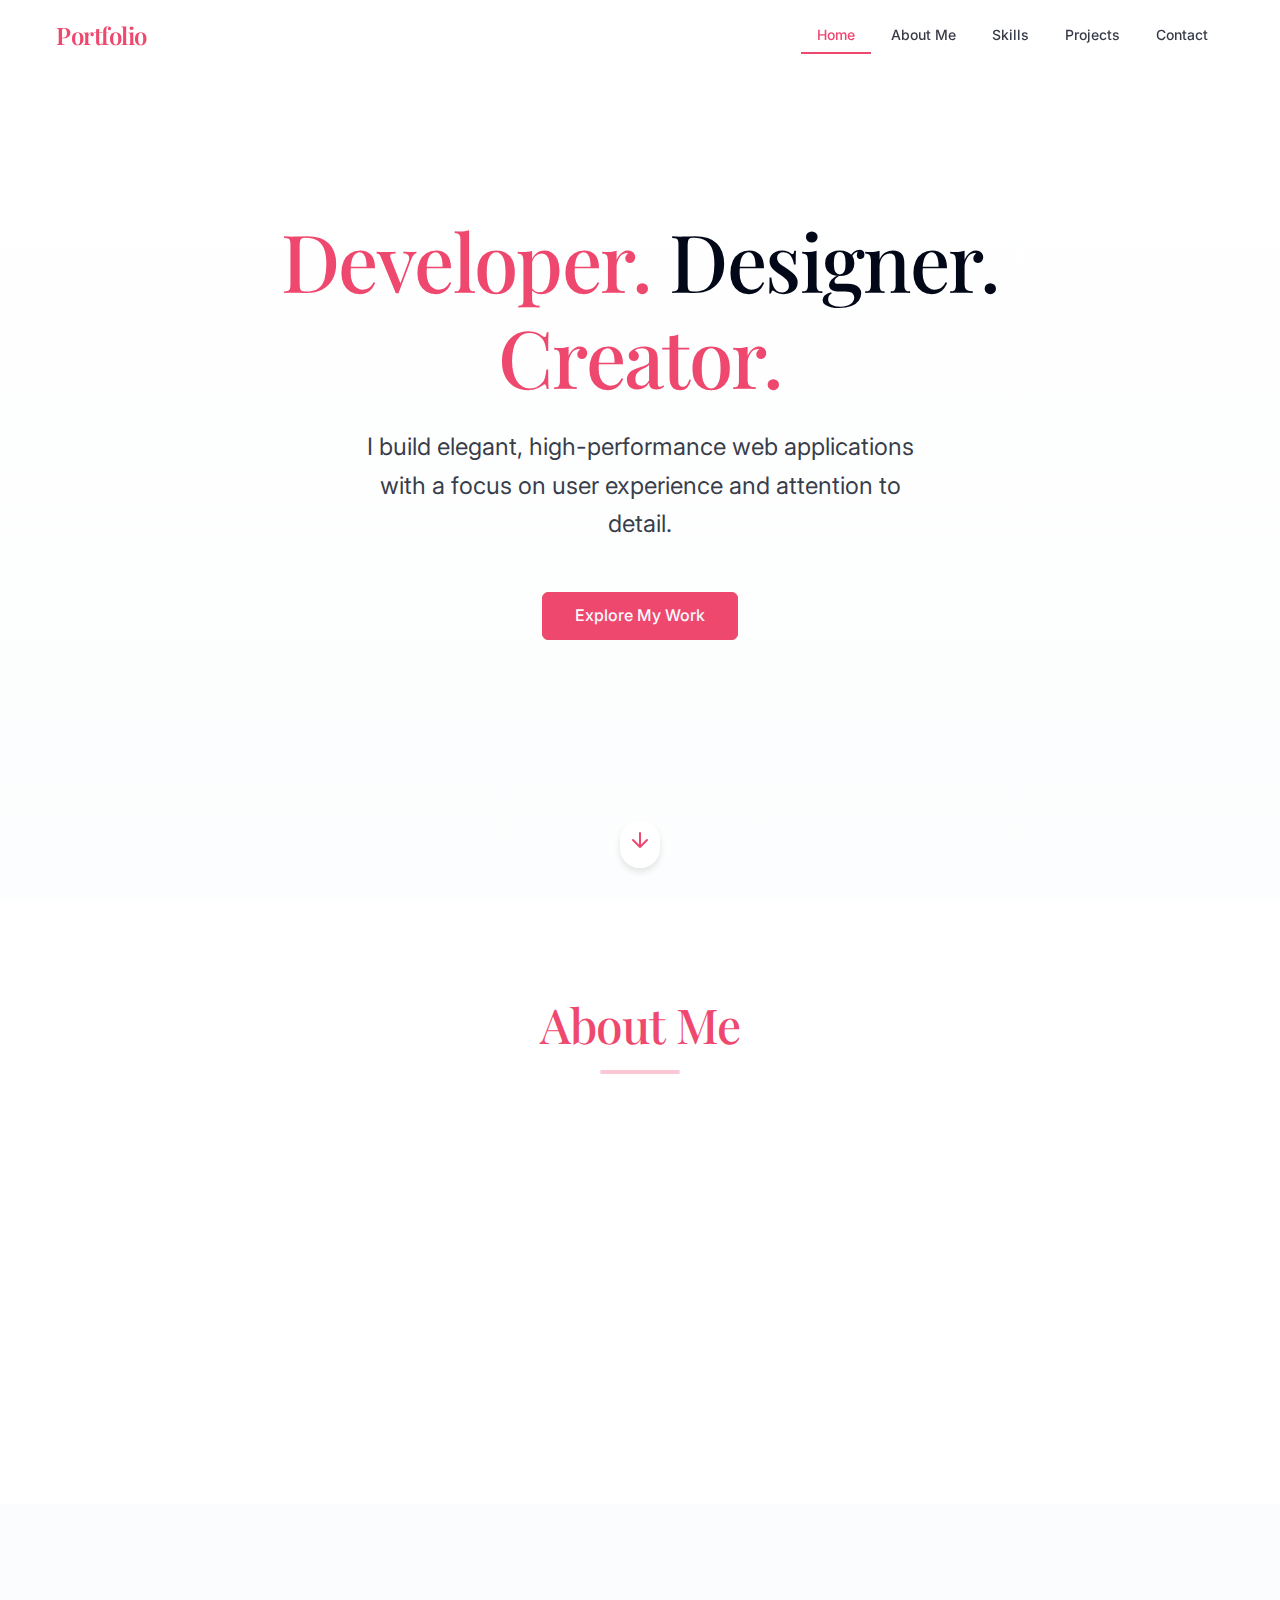
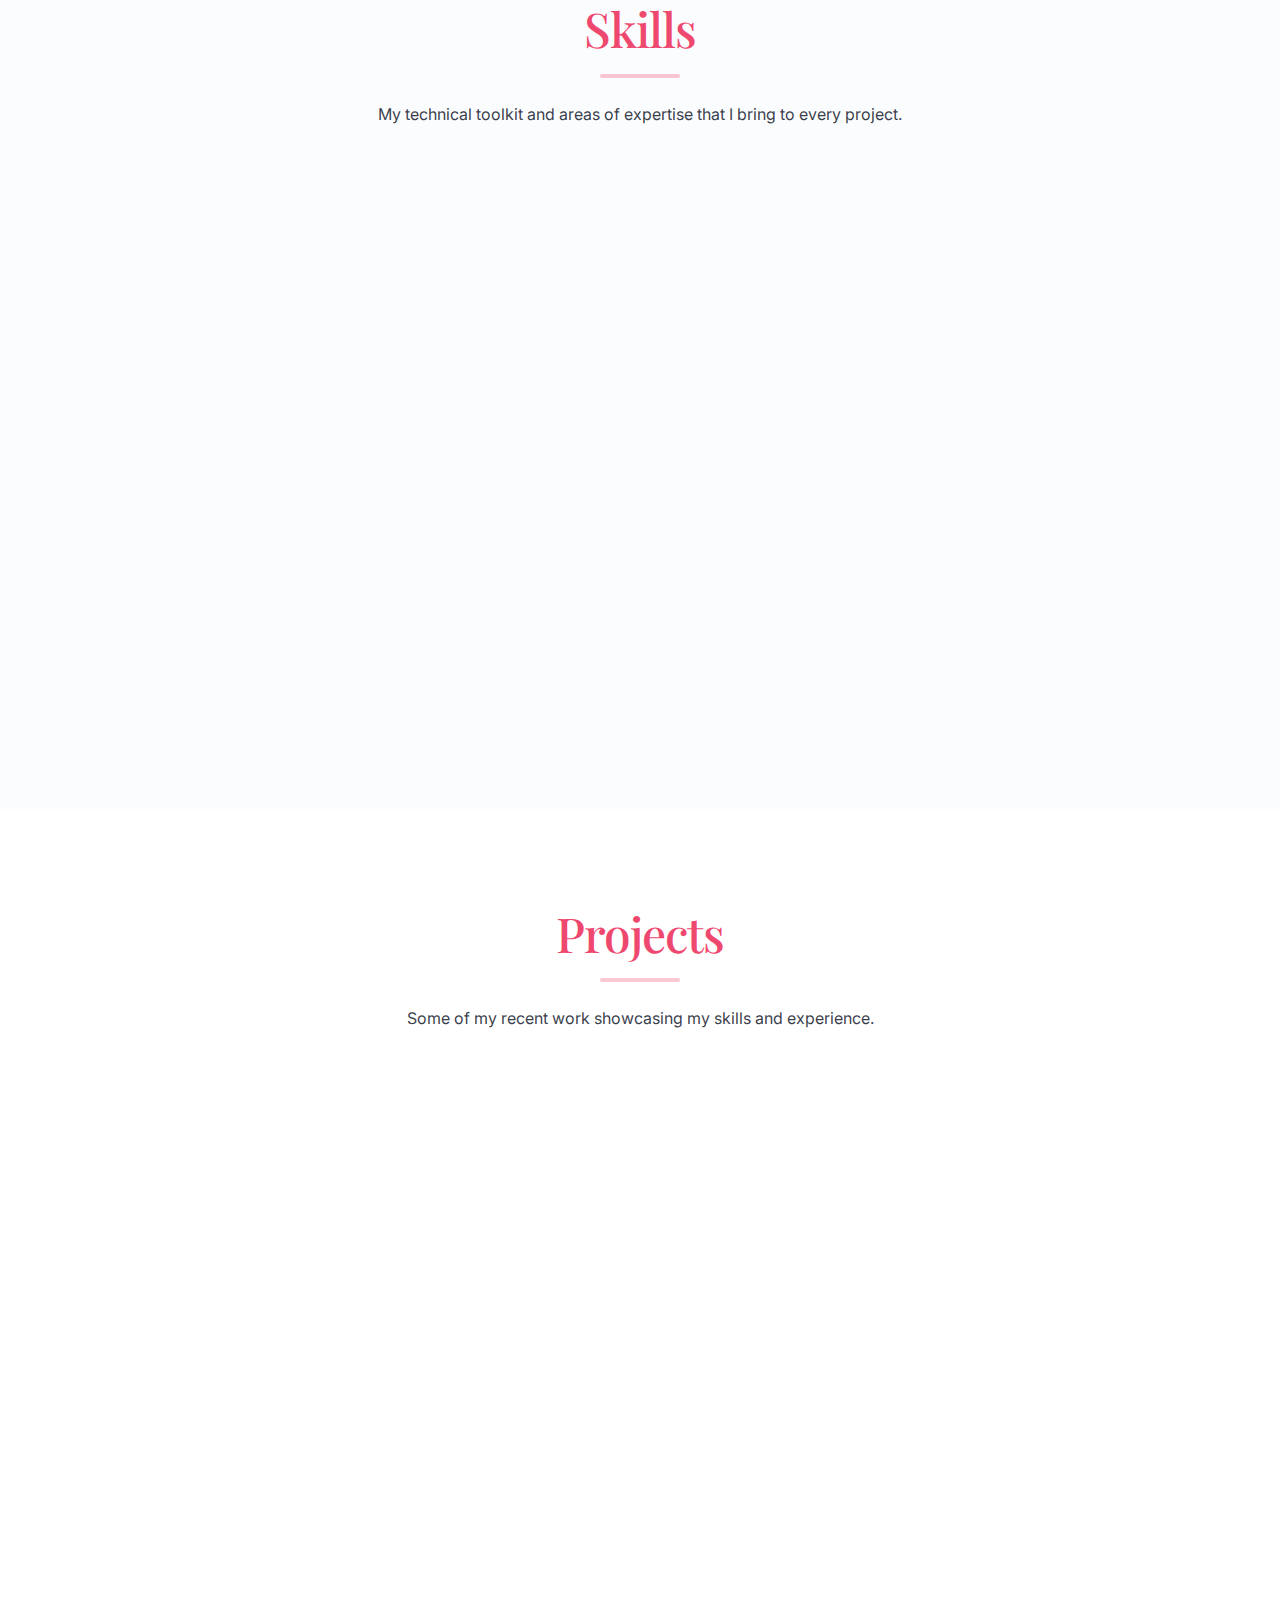
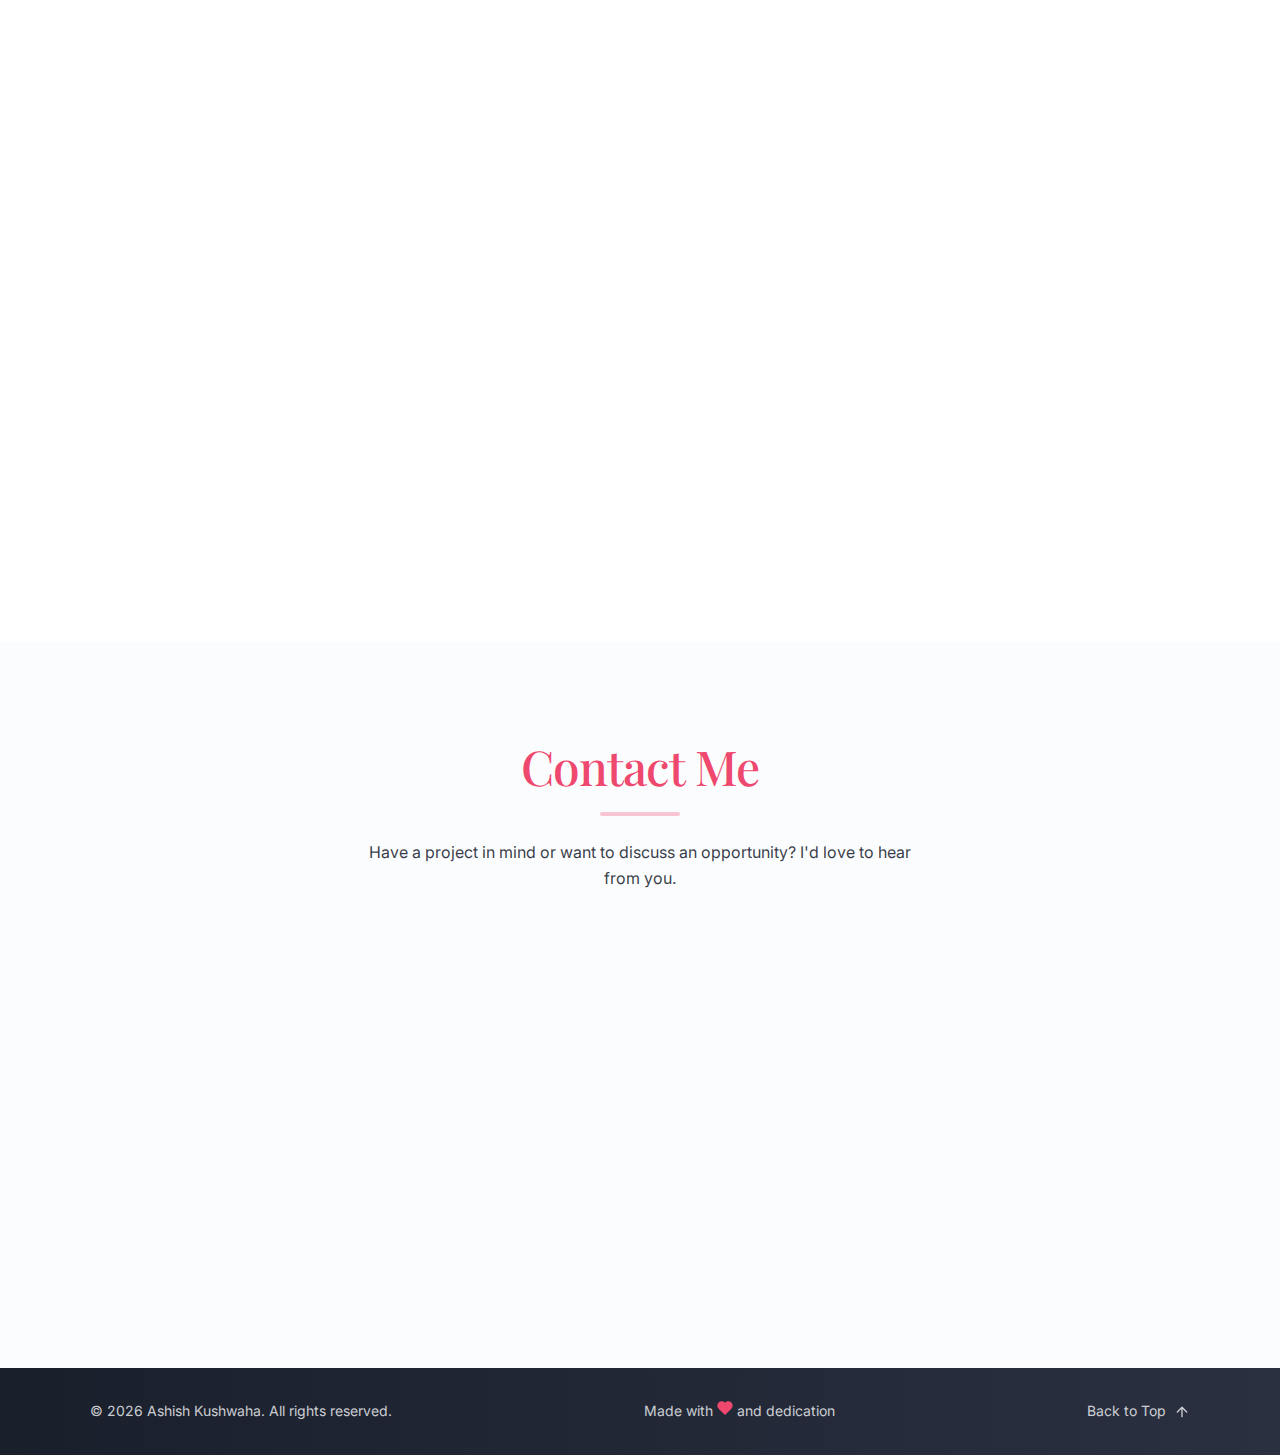
<file: index.html>
<!DOCTYPE html>
<html lang="en">

<head>
  <meta charset="UTF-8">
  <meta name="viewport" content="width=device-width, initial-scale=1.0">
  <title>Portfolio | Ashish Kushwaha</title>
  <link
    href="https://fonts.googleapis.com/css2?family=Inter:wght@300;400;500;600;700&family=Playfair+Display:wght@400;500;600;700&display=swap"
    rel="stylesheet">
  <link rel="stylesheet" href="styles.css">
  <meta name="description" content="Professional portfolio of Ashish Kushwaha - Web Developer and Designer">
</head>

<body>
  <header class="navbar" id="navbar">
    <div class="navbar-container">
      <div class="logo">
        <h2><span class="text-primary">Portfolio</span></h2>
      </div>
      <nav class="nav-menu">
        <a href="#home" class="nav-link active">Home</a>
        <a href="#about" class="nav-link">About Me</a>
        <a href="#skills" class="nav-link">Skills</a>
        <a href="#projects" class="nav-link">Projects</a>
        <a href="#contact" class="nav-link">Contact</a>
      </nav>
      <div class="mobile-menu-btn">
        <div class="bar"></div>
        <div class="bar"></div>
        <div class="bar"></div>
      </div>
    </div>
  </header>

  <main>
    <!-- Hero Section -->
    <section id="home" class="hero-section">
      <div class="hero-content">
        <h1 class="hero-title fade-in">
          <span class="text-primary">Developer.</span>
          <span>Designer.</span>
          <span class="text-primary">Creator.</span>
        </h1>
        <p class="hero-subtitle fade-in delay-300">
          I build elegant, high-performance web applications with a focus on user experience and attention to detail.
        </p>
        <div class="hero-cta fade-in delay-500">
          <a href="#about" class="primary-btn">Explore My Work</a>
        </div>
        <div class="scroll-indicator">
          <a href="#about" class="scroll-down">
            <svg xmlns="http://www.w3.org/2000/svg" width="24" height="24" viewBox="0 0 24 24" fill="none"
              stroke="currentColor" stroke-width="2" stroke-linecap="round" stroke-linejoin="round">
              <path d="M12 5v14M5 12l7 7 7-7" />
            </svg>
          </a>
        </div>
      </div>
    </section>

    <!-- About Section -->
    <section id="about" class="section">
      <div class="section-container">
        <h2 class="section-title">About Me</h2>
        <div class="title-underline"></div>
        <div class="about-content">
          <div class="about-image">
            <div class="image-placeholder animate-element">
              <span>AK</span>
              <div class="pulse-ring"></div>
            </div>
          </div>
          <div class="about-text">
            <h3 class="animate-element">Hello! I'm <span class="text-accent">Ashish Kushwaha</span></h3>
            <p class="animate-element delay-200">
              A passionate web developer with expertise in building modern, responsive applications.
              I'm a third-year B.Tech computer science student with a strong foundation in web development
              and a keen eye for design.
            </p>
            <p class="animate-element delay-400">
              I create elegant and efficient web solutions, always striving to enhance the user experience.
              My approach combines technical precision with creative problem-solving to deliver
              projects that exceed expectations.
            </p>
            <div class="connect-link animate-element delay-600">
              <a href="#contact" class="highlight-underline">Let's connect →</a>
            </div>
          </div>
        </div>
      </div>
    </section>

    <!-- Skills Section -->
    <section id="skills" class="section section-alt">
      <div class="section-container">
        <h2 class="section-title">Skills</h2>
        <div class="title-underline"></div>
        <p class="section-subtitle">
          My technical toolkit and areas of expertise that I bring to every project.
        </p>
        <div class="skills-grid">
          <div class="skill-category animate-element">
            <h3 class="category-title">Frontend</h3>
            <div class="skill-bars">
              <div class="skill-item">
                <div class="skill-info">
                  <span class="skill-name">HTML & CSS</span>
                  <span class="skill-percentage">90%</span>
                </div>
                <div class="skill-progress">
                  <div class="skill-progress-bar" data-width="90"></div>
                </div>
              </div>
              <div class="skill-item">
                <div class="skill-info">
                  <span class="skill-name">JavaScript</span>
                  <span class="skill-percentage">85%</span>
                </div>
                <div class="skill-progress">
                  <div class="skill-progress-bar" data-width="85"></div>
                </div>
              </div>
              <div class="skill-item">
                <div class="skill-info">
                  <span class="skill-name">React</span>
                  <span class="skill-percentage">80%</span>
                </div>
                <div class="skill-progress">
                  <div class="skill-progress-bar" data-width="80"></div>
                </div>
              </div>
              <div class="skill-item">
                <div class="skill-info">
                  <span class="skill-name">TypeScript</span>
                  <span class="skill-percentage">75%</span>
                </div>
                <div class="skill-progress">
                  <div class="skill-progress-bar" data-width="75"></div>
                </div>
              </div>
            </div>
          </div>
          <div class="skill-category animate-element delay-200">
            <h3 class="category-title">Backend</h3>
            <div class="skill-bars">
              <div class="skill-item">
                <div class="skill-info">
                  <span class="skill-name">Node.js</span>
                  <span class="skill-percentage">70%</span>
                </div>
                <div class="skill-progress">
                  <div class="skill-progress-bar" data-width="70"></div>
                </div>
              </div>
              <div class="skill-item">
                <div class="skill-info">
                  <span class="skill-name">Python</span>
                  <span class="skill-percentage">75%</span>
                </div>
                <div class="skill-progress">
                  <div class="skill-progress-bar" data-width="75"></div>
                </div>
              </div>
              <div class="skill-item">
                <div class="skill-info">
                  <span class="skill-name">SQL</span>
                  <span class="skill-percentage">65%</span>
                </div>
                <div class="skill-progress">
                  <div class="skill-progress-bar" data-width="65"></div>
                </div>
              </div>
            </div>
          </div>
          <div class="skill-category animate-element delay-400">
            <h3 class="category-title">Tools</h3>
            <div class="skill-bars">
              <div class="skill-item">
                <div class="skill-info">
                  <span class="skill-name">Git</span>
                  <span class="skill-percentage">80%</span>
                </div>
                <div class="skill-progress">
                  <div class="skill-progress-bar" data-width="80"></div>
                </div>
              </div>
            </div>
          </div>
          <div class="skill-category animate-element delay-600">
            <h3 class="category-title">Other</h3>
            <div class="skill-bars">
              <div class="skill-item">
                <div class="skill-info">
                  <span class="skill-name">UI/UX Design</span>
                  <span class="skill-percentage">70%</span>
                </div>
                <div class="skill-progress">
                  <div class="skill-progress-bar" data-width="70"></div>
                </div>
              </div>
              <div class="skill-item">
                <div class="skill-info">
                  <span class="skill-name">C & C++</span>
                  <span class="skill-percentage">65%</span>
                </div>
                <div class="skill-progress">
                  <div class="skill-progress-bar" data-width="65"></div>
                </div>
              </div>
            </div>
          </div>
        </div>
      </div>
    </section>

    <!-- Projects Section -->
    <section id="projects" class="section">
      <div class="section-container">
        <h2 class="section-title">Projects</h2>
        <div class="title-underline"></div>
        <p class="section-subtitle">
          Some of my recent work showcasing my skills and experience.
        </p>
        <div class="projects-grid">
          <div class="project-card animate-element">
            <div class="project-image">
              <div class="code-icon">
                <svg xmlns="http://www.w3.org/2000/svg" width="24" height="24" viewBox="0 0 24 24" fill="none"
                  stroke="currentColor" stroke-width="2" stroke-linecap="round" stroke-linejoin="round">
                  <polyline points="16 18 22 12 16 6"></polyline>
                  <polyline points="8 6 2 12 8 18"></polyline>
                </svg>
              </div>
            </div>
            <div class="project-info">
              <h3 class="project-title">Portfolio Website</h3>
              <p class="project-description">A professional personal website showcasing my skills and projects.</p>
              <div class="project-tech">
                <span class="tech-tag">React</span>
                <span class="tech-tag">TypeScript</span>
                <span class="tech-tag">Tailwind CSS</span>
              </div>
              <div class="project-links">
                <a href="#" class="project-link">
                  <svg xmlns="http://www.w3.org/2000/svg" width="16" height="16" viewBox="0 0 24 24" fill="none"
                    stroke="currentColor" stroke-width="2" stroke-linecap="round" stroke-linejoin="round">
                    <path d="M18 13v6a2 2 0 0 1-2 2H5a2 2 0 0 1-2-2V8a2 2 0 0 1 2-2h6"></path>
                    <polyline points="15 3 21 3 21 9"></polyline>
                    <line x1="10" y1="14" x2="21" y2="3"></line>
                  </svg>
                  <span>Live Demo</span>
                </a>
                <a href="#" class="project-link">
                  <svg xmlns="http://www.w3.org/2000/svg" width="16" height="16" viewBox="0 0 24 24" fill="none"
                    stroke="currentColor" stroke-width="2" stroke-linecap="round" stroke-linejoin="round">
                    <path
                      d="M9 19c-5 1.5-5-2.5-7-3m14 6v-3.87a3.37 3.37 0 0 0-.94-2.61c3.14-.35 6.44-1.54 6.44-7A5.44 5.44 0 0 0 20 4.77 5.07 5.07 0 0 0 19.91 1S18.73.65 16 2.48a13.38 13.38 0 0 0-7 0C6.27.65 5.09 1 5.09 1A5.07 5.07 0 0 0 5 4.77a5.44 5.44 0 0 0-1.5 3.78c0 5.42 3.3 6.61 6.44 7A3.37 3.37 0 0 0 9 18.13V22">
                    </path>
                  </svg>
                  <span>GitHub</span>
                </a>
              </div>
            </div>
          </div>
          <div class="project-card animate-element delay-200">
            <div class="project-image">
              <div class="code-icon">
                <svg xmlns="http://www.w3.org/2000/svg" width="24" height="24" viewBox="0 0 24 24" fill="none"
                  stroke="currentColor" stroke-width="2" stroke-linecap="round" stroke-linejoin="round">
                  <polyline points="16 18 22 12 16 6"></polyline>
                  <polyline points="8 6 2 12 8 18"></polyline>
                </svg>
              </div>
            </div>
            <div class="project-info">
              <h3 class="project-title">E-commerce Website</h3>
              <p class="project-description">A responsive online store built with modern web technologies.</p>
              <div class="project-tech">
                <span class="tech-tag">Next.js</span>
                <span class="tech-tag">MongoDB</span>
                <span class="tech-tag">Stripe API</span>
              </div>
              <div class="project-links">
                <a href="#" class="project-link">
                  <svg xmlns="http://www.w3.org/2000/svg" width="16" height="16" viewBox="0 0 24 24" fill="none"
                    stroke="currentColor" stroke-width="2" stroke-linecap="round" stroke-linejoin="round">
                    <path d="M18 13v6a2 2 0 0 1-2 2H5a2 2 0 0 1-2-2V8a2 2 0 0 1 2-2h6"></path>
                    <polyline points="15 3 21 3 21 9"></polyline>
                    <line x1="10" y1="14" x2="21" y2="3"></line>
                  </svg>
                  <span>Live Demo</span>
                </a>
                <a href="#" class="project-link">
                  <svg xmlns="http://www.w3.org/2000/svg" width="16" height="16" viewBox="0 0 24 24" fill="none"
                    stroke="currentColor" stroke-width="2" stroke-linecap="round" stroke-linejoin="round">
                    <path
                      d="M9 19c-5 1.5-5-2.5-7-3m14 6v-3.87a3.37 3.37 0 0 0-.94-2.61c3.14-.35 6.44-1.54 6.44-7A5.44 5.44 0 0 0 20 4.77 5.07 5.07 0 0 0 19.91 1S18.73.65 16 2.48a13.38 13.38 0 0 0-7 0C6.27.65 5.09 1 5.09 1A5.07 5.07 0 0 0 5 4.77a5.44 5.44 0 0 0-1.5 3.78c0 5.42 3.3 6.61 6.44 7A3.37 3.37 0 0 0 9 18.13V22">
                    </path>
                  </svg>
                  <span>GitHub</span>
                </a>
              </div>
            </div>
          </div>
          <div class="project-card animate-element delay-400">
            <div class="project-image">
              <div class="code-icon">
                <svg xmlns="http://www.w3.org/2000/svg" width="24" height="24" viewBox="0 0 24 24" fill="none"
                  stroke="currentColor" stroke-width="2" stroke-linecap="round" stroke-linejoin="round">
                  <polyline points="16 18 22 12 16 6"></polyline>
                  <polyline points="8 6 2 12 8 18"></polyline>
                </svg>
              </div>
            </div>
            <div class="project-info">
              <h3 class="project-title">Analytics Dashboard</h3>
              <p class="project-description">A data visualization dashboard for monitoring business metrics.</p>
              <div class="project-tech">
                <span class="tech-tag">React</span>
                <span class="tech-tag">D3.js</span>
                <span class="tech-tag">Node.js</span>
              </div>
              <div class="project-links">
                <a href="#" class="project-link">
                  <svg xmlns="http://www.w3.org/2000/svg" width="16" height="16" viewBox="0 0 24 24" fill="none"
                    stroke="currentColor" stroke-width="2" stroke-linecap="round" stroke-linejoin="round">
                    <path d="M18 13v6a2 2 0 0 1-2 2H5a2 2 0 0 1-2-2V8a2 2 0 0 1 2-2h6"></path>
                    <polyline points="15 3 21 3 21 9"></polyline>
                    <line x1="10" y1="14" x2="21" y2="3"></line>
                  </svg>
                  <span>Live Demo</span>
                </a>
                <a href="#" class="project-link">
                  <svg xmlns="http://www.w3.org/2000/svg" width="16" height="16" viewBox="0 0 24 24" fill="none"
                    stroke="currentColor" stroke-width="2" stroke-linecap="round" stroke-linejoin="round">
                    <path
                      d="M9 19c-5 1.5-5-2.5-7-3m14 6v-3.87a3.37 3.37 0 0 0-.94-2.61c3.14-.35 6.44-1.54 6.44-7A5.44 5.44 0 0 0 20 4.77 5.07 5.07 0 0 0 19.91 1S18.73.65 16 2.48a13.38 13.38 0 0 0-7 0C6.27.65 5.09 1 5.09 1A5.07 5.07 0 0 0 5 4.77a5.44 5.44 0 0 0-1.5 3.78c0 5.42 3.3 6.61 6.44 7A3.37 3.37 0 0 0 9 18.13V22">
                    </path>
                  </svg>
                  <span>GitHub</span>
                </a>
              </div>
            </div>
          </div>
          <div class="project-card animate-element delay-600">
            <div class="project-image">
              <div class="code-icon">
                <svg xmlns="http://www.w3.org/2000/svg" width="24" height="24" viewBox="0 0 24 24" fill="none"
                  stroke="currentColor" stroke-width="2" stroke-linecap="round" stroke-linejoin="round">
                  <polyline points="16 18 22 12 16 6"></polyline>
                  <polyline points="8 6 2 12 8 18"></polyline>
                </svg>
              </div>
            </div>
            <div class="project-info">
              <h3 class="project-title">Task Manager</h3>
              <p class="project-description">A productivity app to help users organize and track their tasks.</p>
              <div class="project-tech">
                <span class="tech-tag">React Native</span>
                <span class="tech-tag">Firebase</span>
                <span class="tech-tag">Redux</span>
              </div>
              <div class="project-links">
                <a href="#" class="project-link">
                  <svg xmlns="http://www.w3.org/2000/svg" width="16" height="16" viewBox="0 0 24 24" fill="none"
                    stroke="currentColor" stroke-width="2" stroke-linecap="round" stroke-linejoin="round">
                    <path d="M18 13v6a2 2 0 0 1-2 2H5a2 2 0 0 1-2-2V8a2 2 0 0 1 2-2h6"></path>
                    <polyline points="15 3 21 3 21 9"></polyline>
                    <line x1="10" y1="14" x2="21" y2="3"></line>
                  </svg>
                  <span>Live Demo</span>
                </a>
                <a href="#" class="project-link">
                  <svg xmlns="http://www.w3.org/2000/svg" width="16" height="16" viewBox="0 0 24 24" fill="none"
                    stroke="currentColor" stroke-width="2" stroke-linecap="round" stroke-linejoin="round">
                    <path
                      d="M9 19c-5 1.5-5-2.5-7-3m14 6v-3.87a3.37 3.37 0 0 0-.94-2.61c3.14-.35 6.44-1.54 6.44-7A5.44 5.44 0 0 0 20 4.77 5.07 5.07 0 0 0 19.91 1S18.73.65 16 2.48a13.38 13.38 0 0 0-7 0C6.27.65 5.09 1 5.09 1A5.07 5.07 0 0 0 5 4.77a5.44 5.44 0 0 0-1.5 3.78c0 5.42 3.3 6.61 6.44 7A3.37 3.37 0 0 0 9 18.13V22">
                    </path>
                  </svg>
                  <span>GitHub</span>
                </a>
              </div>
            </div>
          </div>
        </div>
      </div>
    </section>

    <!-- Contact Section -->
    <section id="contact" class="section section-alt">
      <div class="section-container">
        <h2 class="section-title">Contact Me</h2>
        <div class="title-underline"></div>
        <p class="section-subtitle">
          Have a project in mind or want to discuss an opportunity? I'd love to hear from you.
        </p>
        <div class="contact-content">
          <div class="contact-info animate-element">
            <h3>Get in Touch</h3>
            <p>
              Feel free to reach out through the contact form or connect with me on social media.
              I'm always open to discussing new projects, creative ideas, or opportunities.
            </p>
            <div class="social-links">
              <a href="mailto:example@example.com" class="social-icon" aria-label="Email">
                <svg xmlns="http://www.w3.org/2000/svg" width="24" height="24" viewBox="0 0 24 24" fill="none"
                  stroke="currentColor" stroke-width="2" stroke-linecap="round" stroke-linejoin="round">
                  <path d="M4 4h16c1.1 0 2 .9 2 2v12c0 1.1-.9 2-2 2H4c-1.1 0-2-.9-2-2V6c0-1.1.9-2 2-2z"></path>
                  <polyline points="22,6 12,13 2,6"></polyline>
                </svg>
              </a>
              <a href="https://linkedin.com" target="_blank" class="social-icon" aria-label="LinkedIn">
                <svg xmlns="http://www.w3.org/2000/svg" width="24" height="24" viewBox="0 0 24 24" fill="none"
                  stroke="currentColor" stroke-width="2" stroke-linecap="round" stroke-linejoin="round">
                  <path d="M16 8a6 6 0 0 1 6 6v7h-4v-7a2 2 0 0 0-2-2 2 2 0 0 0-2 2v7h-4v-7a6 6 0 0 1 6-6z"></path>
                  <rect x="2" y="9" width="4" height="12"></rect>
                  <circle cx="4" cy="4" r="2"></circle>
                </svg>
              </a>
              <a href="https://github.com" target="_blank" class="social-icon" aria-label="GitHub">
                <svg xmlns="http://www.w3.org/2000/svg" width="24" height="24" viewBox="0 0 24 24" fill="none"
                  stroke="currentColor" stroke-width="2" stroke-linecap="round" stroke-linejoin="round">
                  <path
                    d="M9 19c-5 1.5-5-2.5-7-3m14 6v-3.87a3.37 3.37 0 0 0-.94-2.61c3.14-.35 6.44-1.54 6.44-7A5.44 5.44 0 0 0 20 4.77 5.07 5.07 0 0 0 19.91 1S18.73.65 16 2.48a13.38 13.38 0 0 0-7 0C6.27.65 5.09 1 5.09 1A5.07 5.07 0 0 0 5 4.77a5.44 5.44 0 0 0-1.5 3.78c0 5.42 3.3 6.61 6.44 7A3.37 3.37 0 0 0 9 18.13V22">
                  </path>
                </svg>
              </a>
              <a href="https://twitter.com" target="_blank" class="social-icon" aria-label="Twitter">
                <svg xmlns="http://www.w3.org/2000/svg" width="24" height="24" viewBox="0 0 24 24" fill="none"
                  stroke="currentColor" stroke-width="2" stroke-linecap="round" stroke-linejoin="round">
                  <path
                    d="M23 3a10.9 10.9 0 0 1-3.14 1.53 4.48 4.48 0 0 0-7.86 3v1A10.66 10.66 0 0 1 3 4s-4 9 5 13a11.64 11.64 0 0 1-7 2c9 5 20 0 20-11.5a4.5 4.5 0 0 0-.08-.83A7.72 7.72 0 0 0 23 3z">
                  </path>
                </svg>
              </a>
            </div>
          </div>
          <div class="contact-form animate-element delay-200">
            <form id="contactForm">
              <div class="form-group">
                <label for="name">Name</label>
                <input type="text" id="name" name="name" required placeholder="Your name">
              </div>
              <div class="form-group">
                <label for="email">Email</label>
                <input type="email" id="email" name="email" required placeholder="Your email address">
              </div>
              <div class="form-group">
                <label for="message">Message</label>
                <textarea id="message" name="message" rows="5" required placeholder="Your message"></textarea>
              </div>
              <button type="submit" class="submit-btn">
                <span>Send Message</span>
                <svg xmlns="http://www.w3.org/2000/svg" width="18" height="18" viewBox="0 0 24 24" fill="none"
                  stroke="currentColor" stroke-width="2" stroke-linecap="round" stroke-linejoin="round"
                  class="ml-2">
                  <line x1="22" y1="2" x2="11" y2="13"></line>
                  <polygon points="22 2 15 22 11 13 2 9 22 2"></polygon>
                </svg>
              </button>
            </form>
          </div>
        </div>
      </div>
    </section>
  </main>

  <!-- Footer -->
  <footer class="footer">
    <div class="footer-container">
      <div class="footer-content">
        <div class="copyright">
          &copy; <span id="currentYear">2023</span> Ashish Kushwaha. All rights reserved.
        </div>
        <div class="made-with">
          Made with
          <span class="heart-icon">
            <svg xmlns="http://www.w3.org/2000/svg" width="16" height="16" viewBox="0 0 24 24" fill="hsl(var(--primary))"
              stroke="hsl(var(--primary))" stroke-width="2" stroke-linecap="round" stroke-linejoin="round">
              <path
                d="M20.84 4.61a5.5 5.5 0 0 0-7.78 0L12 5.67l-1.06-1.06a5.5 5.5 0 0 0-7.78 7.78l1.06 1.06L12 21.23l7.78-7.78 1.06-1.06a5.5 5.5 0 0 0 0-7.78z">
              </path>
            </svg>
          </span>
          and dedication
        </div>
        <a href="#home" class="back-to-top-link">
          Back to Top
          <svg xmlns="http://www.w3.org/2000/svg" width="16" height="16" viewBox="0 0 24 24" fill="none"
            stroke="currentColor" stroke-width="2" stroke-linecap="round" stroke-linejoin="round">
            <path d="M12 19V5M5 12l7-7 7 7" />
          </svg>
        </a>
      </div>
    </div>
  </footer>

  <!-- Back to top button -->
  <button id="backToTop" class="back-to-top" aria-label="Back to top">
    <span class="tooltip">Back to top</span>
    <svg xmlns="http://www.w3.org/2000/svg" width="20" height="20" viewBox="0 0 24 24" fill="none"
      stroke="currentColor" stroke-width="2" stroke-linecap="round" stroke-linejoin="round">
      <path d="M12 19V5M5 12l7-7 7 7" />
    </svg>
  </button>

  <script src="script.js"></script>
</body>

</html>
</file>
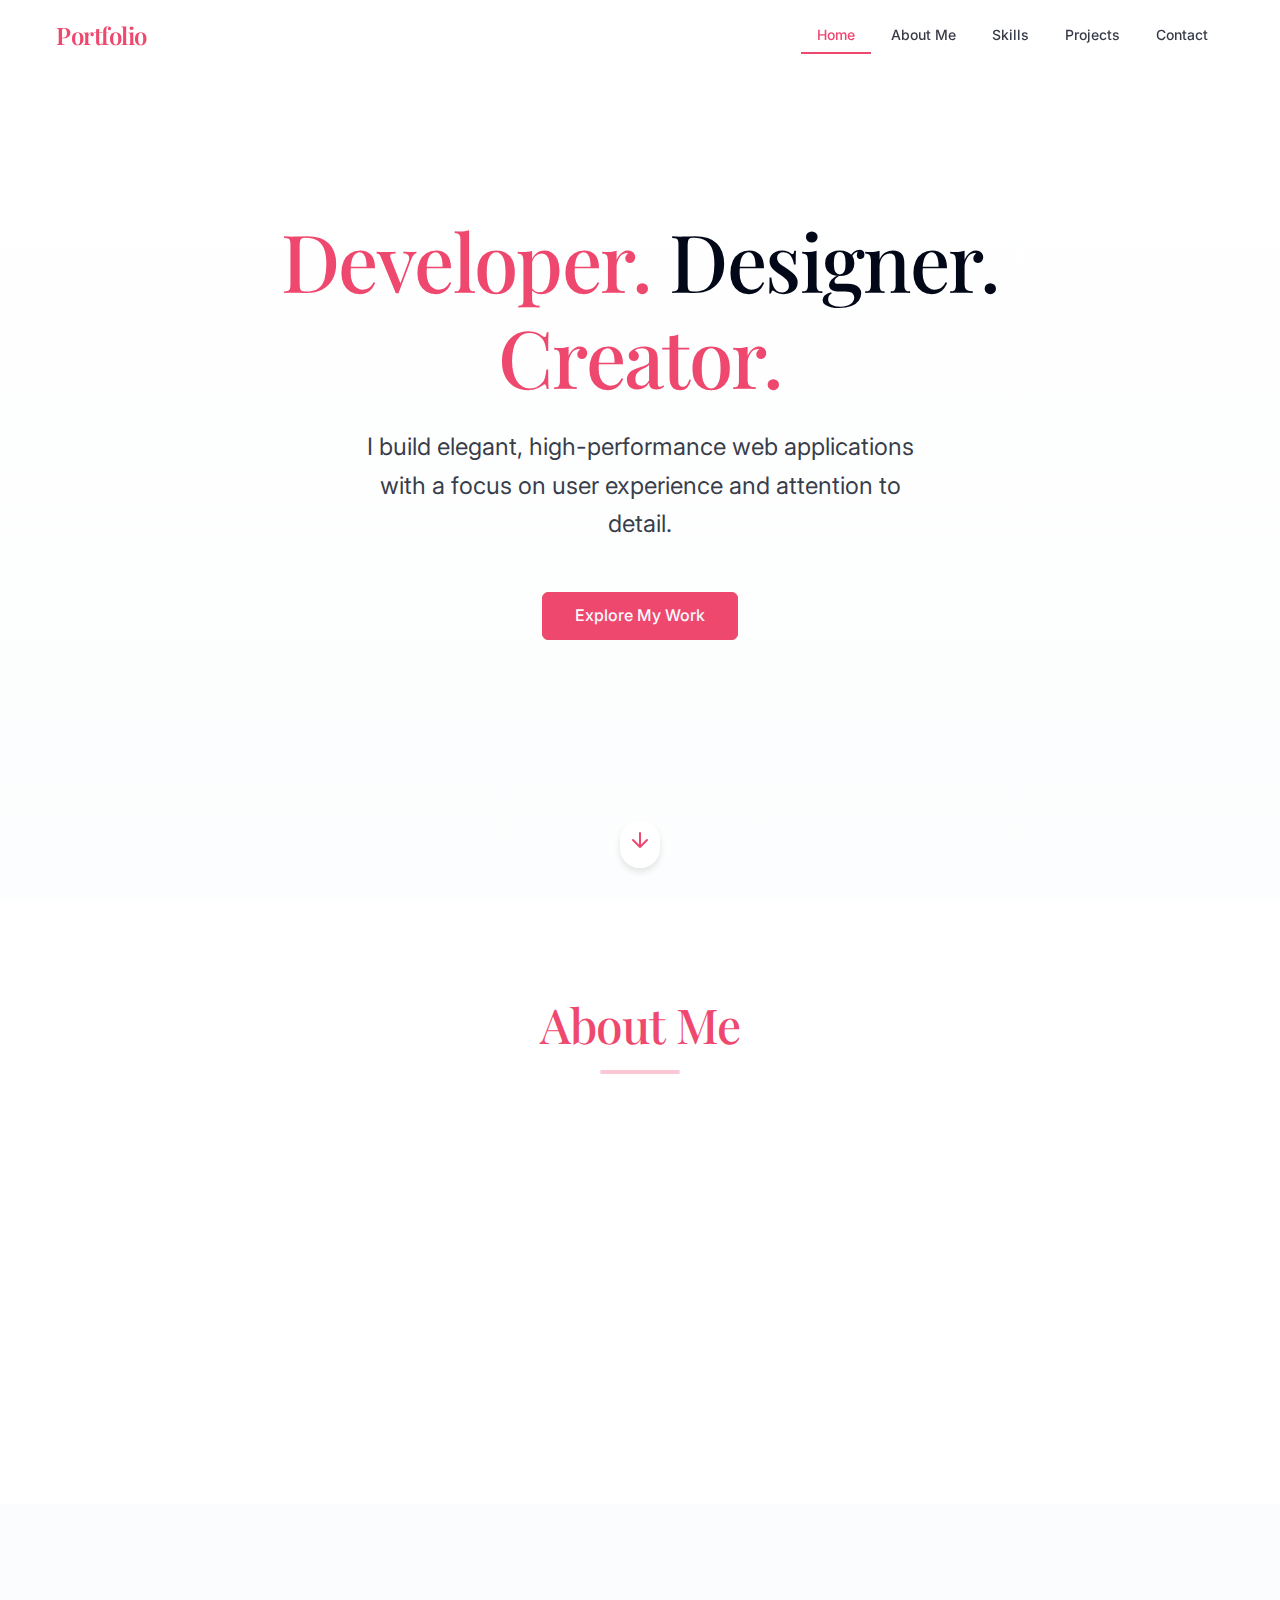
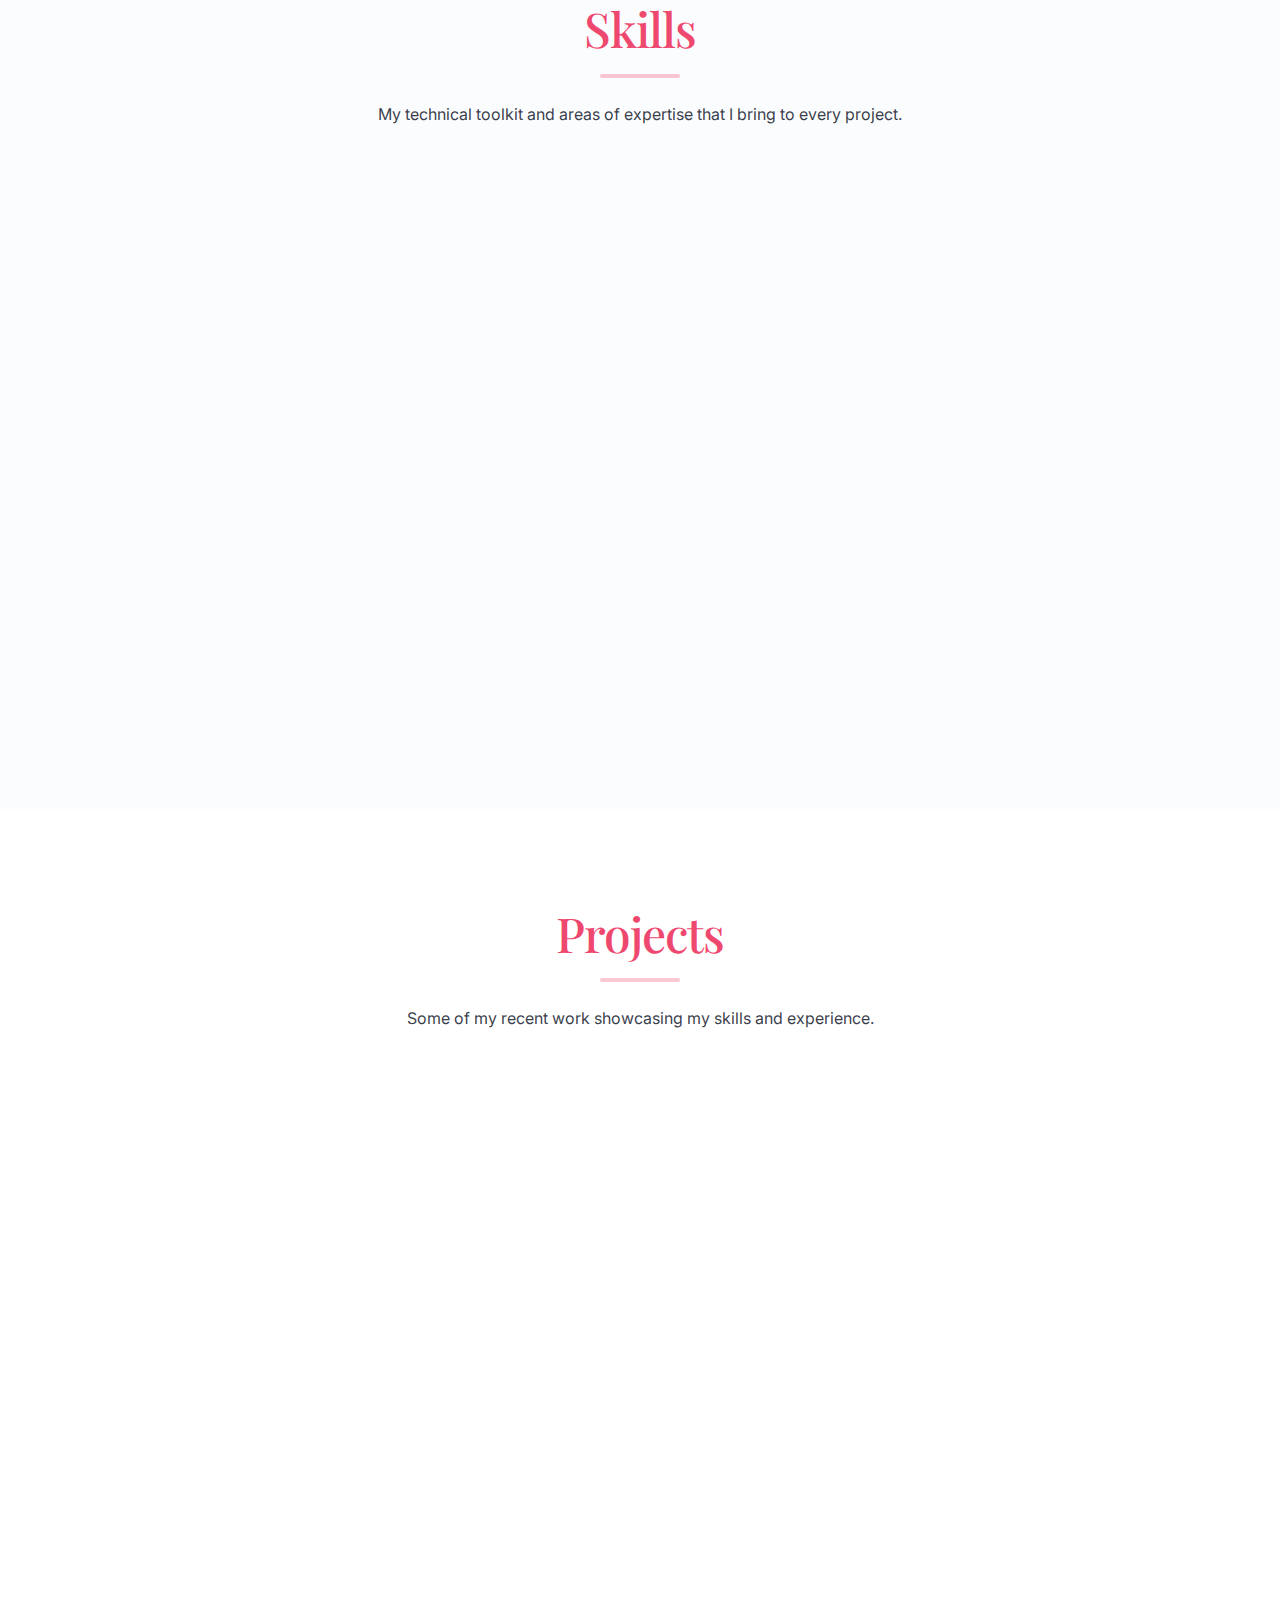
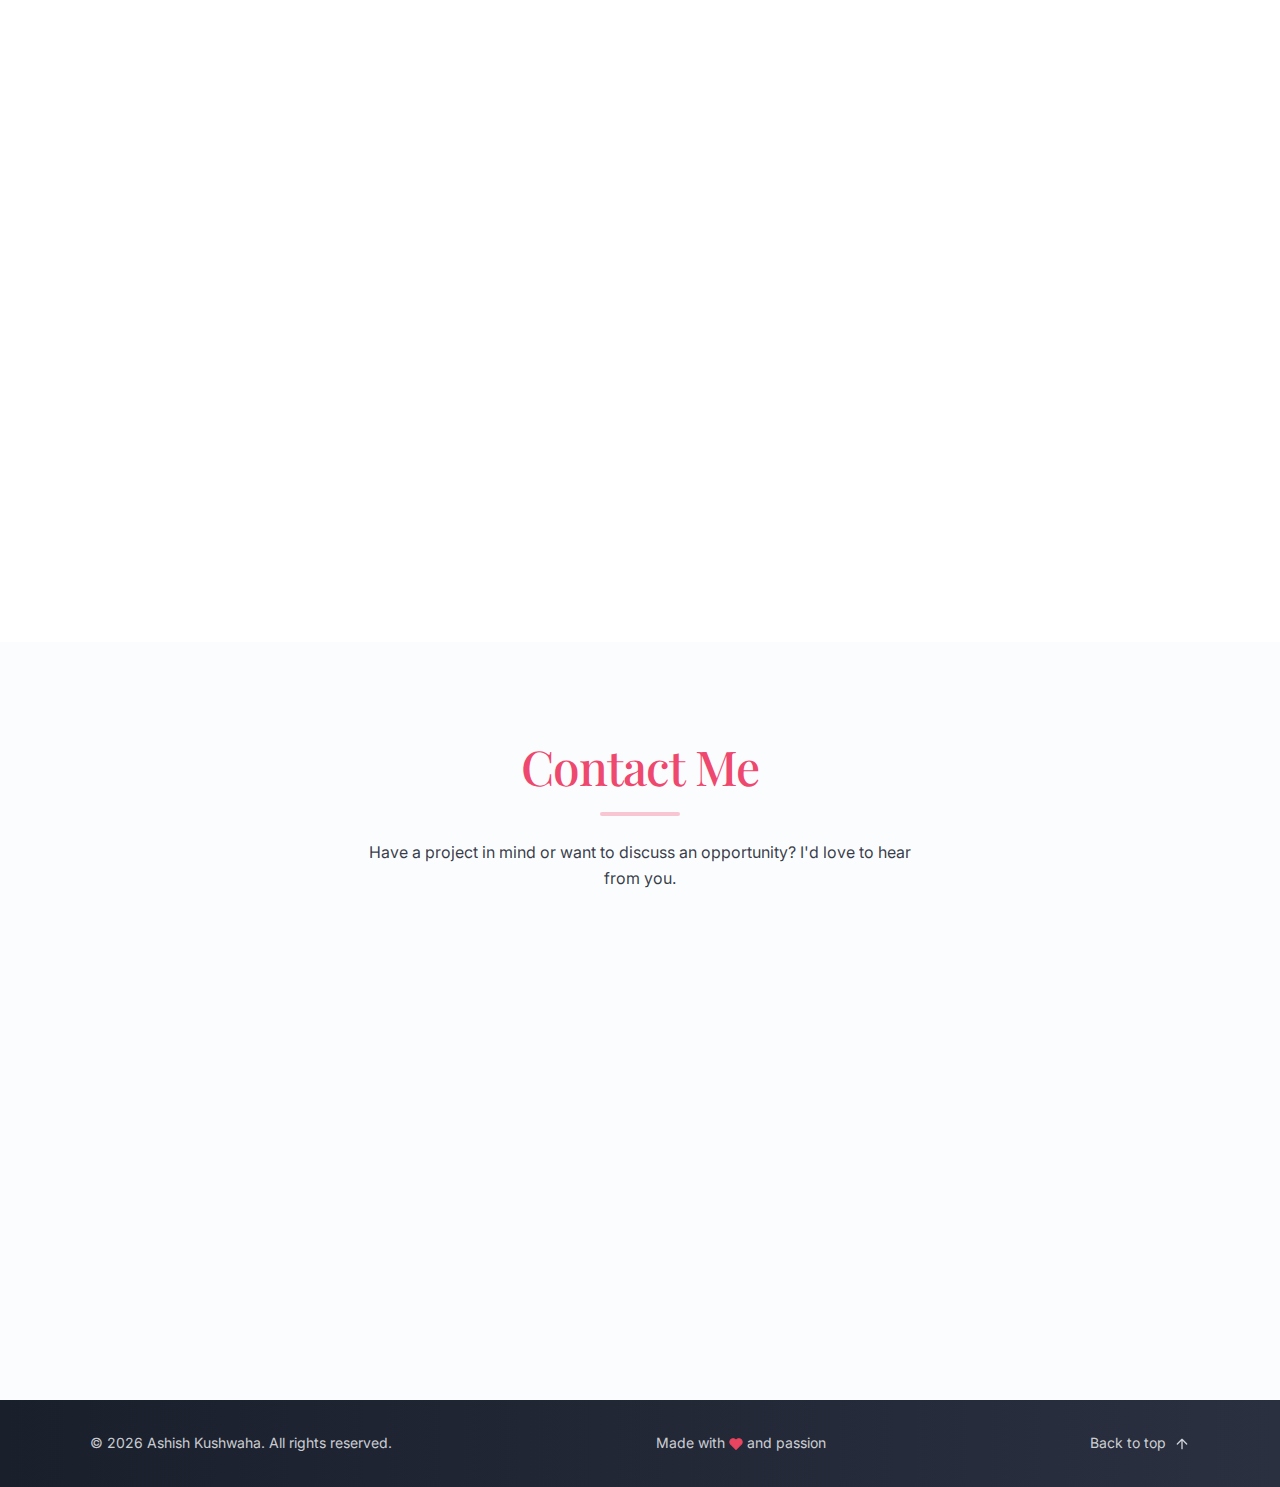
<file: portfolio.html>
<!DOCTYPE html>
<html lang="en">

<head>
  <meta charset="UTF-8">
  <meta name="viewport" content="width=device-width, initial-scale=1.0">
  <title>Portfolio | Ashish Kushwaha</title>
  <link
    href="https://fonts.googleapis.com/css2?family=Inter:wght@300;400;500;600;700&family=Playfair+Display:wght@400;500;600;700&display=swap"
    rel="stylesheet">
  <link rel="stylesheet" href="portfolio.css">
  <meta name="description" content="Professional portfolio of Ashish Kushwaha - Web Developer and Designer">
</head>

<body>
  <header class="navbar" id="navbar">
    <div class="navbar-container">
      <div class="logo">
        <h2><span class="text-primary">Portfolio</span></h2>
      </div>
      <nav class="nav-menu">
        <a href="#home" class="nav-link active">Home</a>
        <a href="#about" class="nav-link">About Me</a>
        <a href="#skills" class="nav-link">Skills</a>
        <a href="#projects" class="nav-link">Projects</a>
        <a href="#contact" class="nav-link">Contact</a>
      </nav>
      <div class="mobile-menu-btn">
        <div class="bar"></div>
        <div class="bar"></div>
        <div class="bar"></div>
      </div>
    </div>
  </header>

  <main>
    <!-- Hero Section -->
    <section id="home" class="hero-section">
      <div class="hero-content">
        <h1 class="hero-title fade-in">
          <span class="text-primary">Developer.</span>
          <span>Designer.</span>
          <span class="text-primary">Creator.</span>
        </h1>
        <p class="hero-subtitle fade-in delay-300">
          I build elegant, high-performance web applications with a focus on user experience and attention to detail.
        </p>
        <div class="hero-cta fade-in delay-500">
          <a href="#about" class="primary-btn">Explore My Work</a>
        </div>
        <div class="scroll-indicator">
          <a href="#about" class="scroll-down">
            <svg xmlns="http://www.w3.org/2000/svg" width="24" height="24" viewBox="0 0 24 24" fill="none"
              stroke="currentColor" stroke-width="2" stroke-linecap="round" stroke-linejoin="round">
              <path d="M12 5v14M5 12l7 7 7-7" />
            </svg>
          </a>
        </div>
      </div>
    </section>

    <!-- About Section -->
    <section id="about" class="section">
      <div class="section-container">
        <h2 class="section-title">About Me</h2>
        <div class="title-underline"></div>
        <div class="about-content">
          <div class="about-image">
            <div class="image-placeholder animate-element">
              <span>AK</span>
              <div class="pulse-ring"></div>
            </div>
          </div>
          <div class="about-text">
            <h3 class="animate-element">Hello! I'm <span class="text-accent">Ashish Kushwaha</span></h3>
            <p class="animate-element delay-200">
              A passionate web developer with expertise in building modern, responsive applications.
              I'm a third-year B.Tech computer science student with a strong foundation in web development
              and a keen eye for design.
            </p>
            <p class="animate-element delay-400">
              I create elegant and efficient web solutions, always striving to enhance the user experience.
              My approach combines technical precision with creative problem-solving to deliver
              projects that exceed expectations.
            </p>
            <div class="connect-link animate-element delay-600">
              <a href="#contact" class="highlight-underline">Let's connect →</a>
            </div>
          </div>
        </div>
      </div>
    </section>

    <!-- Skills Section -->
    <section id="skills" class="section section-alt">
      <div class="section-container">
        <h2 class="section-title">Skills</h2>
        <div class="title-underline"></div>
        <p class="section-subtitle">
          My technical toolkit and areas of expertise that I bring to every project.
        </p>
        <div class="skills-grid">
          <div class="skill-category animate-element">
            <h3 class="category-title">Frontend</h3>
            <div class="skill-bars">
              <div class="skill-item">
                <div class="skill-info">
                  <span class="skill-name">HTML & CSS</span>
                  <span class="skill-percentage">90%</span>
                </div>
                <div class="skill-progress">
                  <div class="skill-progress-bar" data-width="90"></div>
                </div>
              </div>
              <div class="skill-item">
                <div class="skill-info">
                  <span class="skill-name">JavaScript</span>
                  <span class="skill-percentage">85%</span>
                </div>
                <div class="skill-progress">
                  <div class="skill-progress-bar" data-width="85"></div>
                </div>
              </div>
              <div class="skill-item">
                <div class="skill-info">
                  <span class="skill-name">React</span>
                  <span class="skill-percentage">80%</span>
                </div>
                <div class="skill-progress">
                  <div class="skill-progress-bar" data-width="80"></div>
                </div>
              </div>
              <div class="skill-item">
                <div class="skill-info">
                  <span class="skill-name">TypeScript</span>
                  <span class="skill-percentage">75%</span>
                </div>
                <div class="skill-progress">
                  <div class="skill-progress-bar" data-width="75"></div>
                </div>
              </div>
            </div>
          </div>
          <div class="skill-category animate-element delay-200">
            <h3 class="category-title">Backend</h3>
            <div class="skill-bars">
              <div class="skill-item">
                <div class="skill-info">
                  <span class="skill-name">Node.js</span>
                  <span class="skill-percentage">70%</span>
                </div>
                <div class="skill-progress">
                  <div class="skill-progress-bar" data-width="70"></div>
                </div>
              </div>
              <div class="skill-item">
                <div class="skill-info">
                  <span class="skill-name">Python</span>
                  <span class="skill-percentage">75%</span>
                </div>
                <div class="skill-progress">
                  <div class="skill-progress-bar" data-width="75"></div>
                </div>
              </div>
              <div class="skill-item">
                <div class="skill-info">
                  <span class="skill-name">SQL</span>
                  <span class="skill-percentage">65%</span>
                </div>
                <div class="skill-progress">
                  <div class="skill-progress-bar" data-width="65"></div>
                </div>
              </div>
            </div>
          </div>
          <div class="skill-category animate-element delay-400">
            <h3 class="category-title">Tools</h3>
            <div class="skill-bars">
              <div class="skill-item">
                <div class="skill-info">
                  <span class="skill-name">Git</span>
                  <span class="skill-percentage">80%</span>
                </div>
                <div class="skill-progress">
                  <div class="skill-progress-bar" data-width="80"></div>
                </div>
              </div>
            </div>
          </div>
          <div class="skill-category animate-element delay-600">
            <h3 class="category-title">Other</h3>
            <div class="skill-bars">
              <div class="skill-item">
                <div class="skill-info">
                  <span class="skill-name">UI/UX Design</span>
                  <span class="skill-percentage">70%</span>
                </div>
                <div class="skill-progress">
                  <div class="skill-progress-bar" data-width="70"></div>
                </div>
              </div>
              <div class="skill-item">
                <div class="skill-info">
                  <span class="skill-name">C & C++</span>
                  <span class="skill-percentage">65%</span>
                </div>
                <div class="skill-progress">
                  <div class="skill-progress-bar" data-width="65"></div>
                </div>
              </div>
            </div>
          </div>
        </div>
      </div>
    </section>

    <!-- Projects Section -->
    <section id="projects" class="section">
      <div class="section-container">
        <h2 class="section-title">Projects</h2>
        <div class="title-underline"></div>
        <p class="section-subtitle">
          Some of my recent work showcasing my skills and experience.
        </p>
        <div class="projects-grid">
          <div class="project-card animate-element">
            <div class="project-image">
              <div class="code-icon">
                <svg xmlns="http://www.w3.org/2000/svg" width="24" height="24" viewBox="0 0 24 24" fill="none"
                  stroke="currentColor" stroke-width="2" stroke-linecap="round" stroke-linejoin="round">
                  <polyline points="16 18 22 12 16 6"></polyline>
                  <polyline points="8 6 2 12 8 18"></polyline>
                </svg>
              </div>
            </div>
            <div class="project-info">
              <h3 class="project-title">Portfolio Website</h3>
              <p class="project-description">A professional personal website showcasing my skills and projects.</p>
              <div class="project-tech">
                <span class="tech-tag">React</span>
                <span class="tech-tag">TypeScript</span>
                <span class="tech-tag">Tailwind CSS</span>
              </div>
              <div class="project-links">
                <a href="#" class="project-link">
                  <svg xmlns="http://www.w3.org/2000/svg" width="16" height="16" viewBox="0 0 24 24" fill="none"
                    stroke="currentColor" stroke-width="2" stroke-linecap="round" stroke-linejoin="round">
                    <path d="M18 13v6a2 2 0 0 1-2 2H5a2 2 0 0 1-2-2V8a2 2 0 0 1 2-2h6"></path>
                    <polyline points="15 3 21 3 21 9"></polyline>
                    <line x1="10" y1="14" x2="21" y2="3"></line>
                  </svg>
                  <span>Live Demo</span>
                </a>
                <a href="#" class="project-link">
                  <svg xmlns="http://www.w3.org/2000/svg" width="16" height="16" viewBox="0 0 24 24" fill="none"
                    stroke="currentColor" stroke-width="2" stroke-linecap="round" stroke-linejoin="round">
                    <path
                      d="M9 19c-5 1.5-5-2.5-7-3m14 6v-3.87a3.37 3.37 0 0 0-.94-2.61c3.14-.35 6.44-1.54 6.44-7A5.44 5.44 0 0 0 20 4.77 5.07 5.07 0 0 0 19.91 1S18.73.65 16 2.48a13.38 13.38 0 0 0-7 0C6.27.65 5.09 1 5.09 1A5.07 5.07 0 0 0 5 4.77a5.44 5.44 0 0 0-1.5 3.78c0 5.42 3.3 6.61 6.44 7A3.37 3.37 0 0 0 9 18.13V22">
                    </path>
                  </svg>
                  <span>GitHub</span>
                </a>
              </div>
            </div>
          </div>
          <div class="project-card animate-element delay-200">
            <div class="project-image">
              <div class="code-icon">
                <svg xmlns="http://www.w3.org/2000/svg" width="24" height="24" viewBox="0 0 24 24" fill="none"
                  stroke="currentColor" stroke-width="2" stroke-linecap="round" stroke-linejoin="round">
                  <polyline points="16 18 22 12 16 6"></polyline>
                  <polyline points="8 6 2 12 8 18"></polyline>
                </svg>
              </div>
            </div>
            <div class="project-info">
              <h3 class="project-title">E-commerce Website</h3>
              <p class="project-description">A responsive online store built with modern web technologies.</p>
              <div class="project-tech">
                <span class="tech-tag">Next.js</span>
                <span class="tech-tag">MongoDB</span>
                <span class="tech-tag">Stripe API</span>
              </div>
              <div class="project-links">
                <a href="#" class="project-link">
                  <svg xmlns="http://www.w3.org/2000/svg" width="16" height="16" viewBox="0 0 24 24" fill="none"
                    stroke="currentColor" stroke-width="2" stroke-linecap="round" stroke-linejoin="round">
                    <path d="M18 13v6a2 2 0 0 1-2 2H5a2 2 0 0 1-2-2V8a2 2 0 0 1 2-2h6"></path>
                    <polyline points="15 3 21 3 21 9"></polyline>
                    <line x1="10" y1="14" x2="21" y2="3"></line>
                  </svg>
                  <span>Live Demo</span>
                </a>
                <a href="#" class="project-link">
                  <svg xmlns="http://www.w3.org/2000/svg" width="16" height="16" viewBox="0 0 24 24" fill="none"
                    stroke="currentColor" stroke-width="2" stroke-linecap="round" stroke-linejoin="round">
                    <path
                      d="M9 19c-5 1.5-5-2.5-7-3m14 6v-3.87a3.37 3.37 0 0 0-.94-2.61c3.14-.35 6.44-1.54 6.44-7A5.44 5.44 0 0 0 20 4.77 5.07 5.07 0 0 0 19.91 1S18.73.65 16 2.48a13.38 13.38 0 0 0-7 0C6.27.65 5.09 1 5.09 1A5.07 5.07 0 0 0 5 4.77a5.44 5.44 0 0 0-1.5 3.78c0 5.42 3.3 6.61 6.44 7A3.37 3.37 0 0 0 9 18.13V22">
                    </path>
                  </svg>
                  <span>GitHub</span>
                </a>
              </div>
            </div>
          </div>
          <div class="project-card animate-element delay-400">
            <div class="project-image">
              <div class="code-icon">
                <svg xmlns="http://www.w3.org/2000/svg" width="24" height="24" viewBox="0 0 24 24" fill="none"
                  stroke="currentColor" stroke-width="2" stroke-linecap="round" stroke-linejoin="round">
                  <polyline points="16 18 22 12 16 6"></polyline>
                  <polyline points="8 6 2 12 8 18"></polyline>
                </svg>
              </div>
            </div>
            <div class="project-info">
              <h3 class="project-title">Analytics Dashboard</h3>
              <p class="project-description">A data visualization dashboard for monitoring business metrics.</p>
              <div class="project-tech">
                <span class="tech-tag">React</span>
                <span class="tech-tag">D3.js</span>
                <span class="tech-tag">Node.js</span>
              </div>
              <div class="project-links">
                <a href="#" class="project-link">
                  <svg xmlns="http://www.w3.org/2000/svg" width="16" height="16" viewBox="0 0 24 24" fill="none"
                    stroke="currentColor" stroke-width="2" stroke-linecap="round" stroke-linejoin="round">
                    <path d="M18 13v6a2 2 0 0 1-2 2H5a2 2 0 0 1-2-2V8a2 2 0 0 1 2-2h6"></path>
                    <polyline points="15 3 21 3 21 9"></polyline>
                    <line x1="10" y1="14" x2="21" y2="3"></line>
                  </svg>
                  <span>Live Demo</span>
                </a>
                <a href="#" class="project-link">
                  <svg xmlns="http://www.w3.org/2000/svg" width="16" height="16" viewBox="0 0 24 24" fill="none"
                    stroke="currentColor" stroke-width="2" stroke-linecap="round" stroke-linejoin="round">
                    <path
                      d="M9 19c-5 1.5-5-2.5-7-3m14 6v-3.87a3.37 3.37 0 0 0-.94-2.61c3.14-.35 6.44-1.54 6.44-7A5.44 5.44 0 0 0 20 4.77 5.07 5.07 0 0 0 19.91 1S18.73.65 16 2.48a13.38 13.38 0 0 0-7 0C6.27.65 5.09 1 5.09 1A5.07 5.07 0 0 0 5 4.77a5.44 5.44 0 0 0-1.5 3.78c0 5.42 3.3 6.61 6.44 7A3.37 3.37 0 0 0 9 18.13V22">
                    </path>
                  </svg>
                  <span>GitHub</span>
                </a>
              </div>
            </div>
          </div>
          <div class="project-card animate-element delay-600">
            <div class="project-image">
              <div class="code-icon">
                <svg xmlns="http://www.w3.org/2000/svg" width="24" height="24" viewBox="0 0 24 24" fill="none"
                  stroke="currentColor" stroke-width="2" stroke-linecap="round" stroke-linejoin="round">
                  <polyline points="16 18 22 12 16 6"></polyline>
                  <polyline points="8 6 2 12 8 18"></polyline>
                </svg>
              </div>
            </div>
            <div class="project-info">
              <h3 class="project-title">Task Manager</h3>
              <p class="project-description">A productivity app to help users organize and track their tasks.</p>
              <div class="project-tech">
                <span class="tech-tag">React Native</span>
                <span class="tech-tag">Firebase</span>
                <span class="tech-tag">Redux</span>
              </div>
              <div class="project-links">
                <a href="#" class="project-link">
                  <svg xmlns="http://www.w3.org/2000/svg" width="16" height="16" viewBox="0 0 24 24" fill="none"
                    stroke="currentColor" stroke-width="2" stroke-linecap="round" stroke-linejoin="round">
                    <path d="M18 13v6a2 2 0 0 1-2 2H5a2 2 0 0 1-2-2V8a2 2 0 0 1 2-2h6"></path>
                    <polyline points="15 3 21 3 21 9"></polyline>
                    <line x1="10" y1="14" x2="21" y2="3"></line>
                  </svg>
                  <span>Live Demo</span>
                </a>
                <a href="#" class="project-link">
                  <svg xmlns="http://www.w3.org/2000/svg" width="16" height="16" viewBox="0 0 24 24" fill="none"
                    stroke="currentColor" stroke-width="2" stroke-linecap="round" stroke-linejoin="round">
                    <path
                      d="M9 19c-5 1.5-5-2.5-7-3m14 6v-3.87a3.37 3.37 0 0 0-.94-2.61c3.14-.35 6.44-1.54 6.44-7A5.44 5.44 0 0 0 20 4.77 5.07 5.07 0 0 0 19.91 1S18.73.65 16 2.48a13.38 13.38 0 0 0-7 0C6.27.65 5.09 1 5.09 1A5.07 5.07 0 0 0 5 4.77a5.44 5.44 0 0 0-1.5 3.78c0 5.42 3.3 6.61 6.44 7A3.37 3.37 0 0 0 9 18.13V22">
                    </path>
                  </svg>
                  <span>GitHub</span>
                </a>
              </div>
            </div>
          </div>
        </div>
      </div>
    </section>

    <!-- Contact Section -->
    <section id="contact" class="section section-alt">
      <div class="section-container">
        <h2 class="section-title">Contact Me</h2>
        <div class="title-underline"></div>
        <p class="section-subtitle">
          Have a project in mind or want to discuss an opportunity? I'd love to hear from you.
        </p>
        <div class="contact-content">
          <div class="contact-info animate-element">
            <h3>Get in Touch</h3>
            <p>
              Feel free to reach out through the contact form or connect with me on social media.
              I'm always open to discussing new projects, creative ideas, or opportunities.
            </p>
            <div class="social-links">
              <a href="mailto:example@example.com" class="social-icon" aria-label="Email">
                <svg xmlns="http://www.w3.org/2000/svg" width="24" height="24" viewBox="0 0 24 24" fill="none"
                  stroke="currentColor" stroke-width="2" stroke-linecap="round" stroke-linejoin="round">
                  <path d="M4 4h16c1.1 0 2 .9 2 2v12c0 1.1-.9 2-2 2H4c-1.1 0-2-.9-2-2V6c0-1.1.9-2 2-2z"></path>
                  <polyline points="22,6 12,13 2,6"></polyline>
                </svg>
              </a>
              <a href="https://linkedin.com" target="_blank" rel="noopener noreferrer" class="social-icon"
                aria-label="LinkedIn">
                <svg xmlns="http://www.w3.org/2000/svg" width="24" height="24" viewBox="0 0 24 24" fill="none"
                  stroke="currentColor" stroke-width="2" stroke-linecap="round" stroke-linejoin="round">
                  <path d="M16 8a6 6 0 0 1 6 6v7h-4v-7a2 2 0 0 0-2-2 2 2 0 0 0-2 2v7h-4v-7a6 6 0 0 1 6-6z"></path>
                  <rect x="2" y="9" width="4" height="12"></rect>
                  <circle cx="4" cy="4" r="2"></circle>
                </svg>
              </a>
              <a href="https://github.com" target="_blank" rel="noopener noreferrer" class="social-icon"
                aria-label="GitHub">
                <svg xmlns="http://www.w3.org/2000/svg" width="24" height="24" viewBox="0 0 24 24" fill="none"
                  stroke="currentColor" stroke-width="2" stroke-linecap="round" stroke-linejoin="round">
                  <path
                    d="M9 19c-5 1.5-5-2.5-7-3m14 6v-3.87a3.37 3.37 0 0 0-.94-2.61c3.14-.35 6.44-1.54 6.44-7A5.44 5.44 0 0 0 20 4.77 5.07 5.07 0 0 0 19.91 1S18.73.65 16 2.48a13.38 13.38 0 0 0-7 0C6.27.65 5.09 1 5.09 1A5.07 5.07 0 0 0 5 4.77a5.44 5.44 0 0 0-1.5 3.78c0 5.42 3.3 6.61 6.44 7A3.37 3.37 0 0 0 9 18.13V22">
                  </path>
                </svg>
              </a>
            </div>
          </div>
          <div class="contact-form-container animate-element delay-300">
            <form id="contactForm" class="contact-form">
              <div class="form-group">
                <label for="name">Name</label>
                <input type="text" id="name" name="name" required placeholder="Your name">
              </div>
              <div class="form-group">
                <label for="email">Email</label>
                <input type="email" id="email" name="email" required placeholder="Your email">
              </div>
              <div class="form-group">
                <label for="message">Message</label>
                <textarea id="message" name="message" rows="4" required placeholder="Your message"></textarea>
              </div>
              <button type="submit" class="submit-btn">
                Send Message
                <svg xmlns="http://www.w3.org/2000/svg" width="16" height="16" viewBox="0 0 24 24" fill="none"
                  stroke="currentColor" stroke-width="2" stroke-linecap="round" stroke-linejoin="round" class="ml-2">
                  <line x1="22" y1="2" x2="11" y2="13"></line>
                  <polygon points="22 2 15 22 11 13 2 9 22 2"></polygon>
                </svg>
              </button>
            </form>
          </div>
        </div>
      </div>
    </section>
  </main>

  <footer class="footer">
    <div class="footer-container">
      <div class="footer-content">
        <p class="copyright">
          © <span id="currentYear"></span> Ashish Kushwaha. All rights reserved.
        </p>
        <p class="made-with">
          Made with
          <svg xmlns="http://www.w3.org/2000/svg" width="14" height="14" viewBox="0 0 24 24" fill="#e94560"
            stroke="#e94560" stroke-width="2" stroke-linecap="round" stroke-linejoin="round" class="heart-icon">
            <path
              d="M20.84 4.61a5.5 5.5 0 0 0-7.78 0L12 5.67l-1.06-1.06a5.5 5.5 0 0 0-7.78 7.78l1.06 1.06L12 21.23l7.78-7.78 1.06-1.06a5.5 5.5 0 0 0 0-7.78z">
            </path>
          </svg>
          and passion
        </p>
        <a href="#home" class="back-to-top-link">
          <span>Back to top</span>
          <svg xmlns="http://www.w3.org/2000/svg" width="16" height="16" viewBox="0 0 24 24" fill="none"
            stroke="currentColor" stroke-width="2" stroke-linecap="round" stroke-linejoin="round">
            <path d="M12 19V5M5 12l7-7 7 7" />
          </svg>
        </a>
      </div>
    </div>
  </footer>

  <button id="backToTop" class="back-to-top" aria-label="Back to top">
    <svg xmlns="http://www.w3.org/2000/svg" width="20" height="20" viewBox="0 0 24 24" fill="none" stroke="currentColor"
      stroke-width="2" stroke-linecap="round" stroke-linejoin="round">
      <path d="M12 19V5M5 12l7-7 7 7" />
    </svg>
    <span class="tooltip">Back to top</span>
  </button>

  <script src="portfolio.js"></script>
</body>

</html>
</file>
<file: styles.css>
:root {
  --background: 0, 0%, 100%;
  --foreground: 222.2, 84%, 4.9%;
  --primary: 346, 84%, 61%;
  --primary-rgb: 233, 69, 96;
  --primary-foreground: 210, 40%, 98%;
  --secondary: 210, 40%, 96.1%;
  --secondary-foreground: 222.2, 47.4%, 11.2%;
  --muted: 210, 40%, 96.1%;
  --muted-foreground: 215.4, 16.3%, 46.9%;
  --accent: 346, 84%, 61%;
  --accent-foreground: 222.2, 47.4%, 11.2%;
  --border: 214.3, 31.8%, 91.4%;
  --radius: 0.5rem;
}

* {
  margin: 0;
  padding: 0;
  box-sizing: border-box;
}

html {
  scroll-behavior: smooth;
}

body {
  font-family: 'Inter', sans-serif;
  line-height: 1.6;
  color: hsl(var(--foreground));
  background-color: hsl(var(--background));
}

h1,
h2,
h3,
h4,
h5,
h6 {
  font-family: 'Playfair Display', serif;
  font-weight: 500;
  letter-spacing: -0.02em;
  line-height: 1.2;
}

h1 {
  font-size: 3rem;
}

h2 {
  font-size: 2.5rem;
}

h3 {
  font-size: 1.75rem;
}

@media (min-width: 640px) {
  h1 {
    font-size: 4rem;
  }

  h2 {
    font-size: 3rem;
  }

  h3 {
    font-size: 2rem;
  }
}

@media (min-width: 768px) {
  h1 {
    font-size: 5rem;
  }
}

a {
  color: inherit;
  text-decoration: none;
}

/* Custom scroll styling */
::-webkit-scrollbar {
  width: 8px;
  height: 8px;
}

::-webkit-scrollbar-track {
  background: transparent;
}

::-webkit-scrollbar-thumb {
  background: hsla(var(--muted-foreground), 0.3);
  border-radius: 4px;
}

::-webkit-scrollbar-thumb:hover {
  background: hsla(var(--muted-foreground), 0.5);
}

/* Utility Classes */
.text-primary {
  color: hsl(var(--primary));
}

.text-accent {
  color: hsl(var(--accent));
  font-weight: 600;
}

.highlight-underline {
  position: relative;
  display: inline-block;
  color: hsl(var(--primary));
  font-weight: 500;
}

.highlight-underline::after {
  content: '';
  position: absolute;
  width: 100%;
  height: 2px;
  bottom: 0;
  left: 0;
  background-color: hsl(var(--primary));
  transform: scaleX(0);
  transform-origin: bottom right;
  transition: transform 0.3s;
}

.highlight-underline:hover::after {
  transform: scaleX(1);
  transform-origin: bottom left;
}

/* Layout */
.section {
  padding: 6rem 1rem;
  background-color: hsl(var(--background));
}

.section-alt {
  background-color: hsla(var(--secondary), 0.3);
}

.section-container {
  max-width: 1100px;
  margin: 0 auto;
}

.section-title {
  text-align: center;
  color: hsl(var(--primary));
  margin-bottom: 1rem;
}

.title-underline {
  height: 4px;
  width: 5rem;
  background-color: hsla(var(--primary), 0.3);
  margin: 0 auto 1.5rem;
  border-radius: 9999px;
}

.section-subtitle {
  text-align: center;
  color: hsla(var(--foreground), 0.8);
  max-width: 36rem;
  margin: 0 auto 4rem;
}

/* Navigation */
.navbar {
  position: fixed;
  top: 0;
  left: 0;
  right: 0;
  z-index: 50;
  transition: all 0.3s;
  background-color: transparent;
}

.navbar.scrolled {
  background-color: hsla(var(--background), 0.9);
  backdrop-filter: blur(8px);
  box-shadow: 0 1px 2px rgba(0, 0, 0, 0.1);
}

.navbar-container {
  max-width: 1200px;
  margin: 0 auto;
  padding: 1rem;
  display: flex;
  justify-content: space-between;
  align-items: center;
}

.logo h2 {
  font-size: 1.5rem;
  font-weight: 600;
}

.nav-menu {
  display: none;
}

.mobile-menu-btn {
  display: flex;
  flex-direction: column;
  justify-content: space-between;
  width: 30px;
  height: 21px;
  cursor: pointer;
}

.bar {
  height: 3px;
  width: 100%;
  background-color: hsl(var(--foreground));
  border-radius: 3px;
}

.mobile-menu {
  position: fixed;
  top: 0;
  right: 0;
  bottom: 0;
  width: 60%;
  background-color: hsl(var(--background));
  box-shadow: -2px 0 10px rgba(0, 0, 0, 0.1);
  padding: 2rem;
  display: flex;
  flex-direction: column;
  gap: 1rem;
  transform: translateX(100%);
  transition: transform 0.3s ease-in-out;
  z-index: 100;
}

.mobile-menu.active {
  transform: translateX(0);
}

.mobile-menu-close {
  position: absolute;
  top: 1rem;
  right: 1rem;
  font-size: 1.5rem;
  background: none;
  border: none;
  cursor: pointer;
}

.overlay {
  position: fixed;
  top: 0;
  left: 0;
  right: 0;
  bottom: 0;
  background-color: rgba(0, 0, 0, 0.5);
  z-index: 90;
  display: none;
}

.overlay.active {
  display: block;
}

@media (min-width: 768px) {
  .nav-menu {
    display: flex;
    gap: 0.25rem;
  }

  .mobile-menu-btn {
    display: none;
  }
}

.nav-link {
  position: relative;
  padding: 0.5rem 1rem;
  color: hsla(var(--foreground), 0.8);
  font-size: 0.875rem;
  font-weight: 500;
  transition: color 0.3s;
}

.nav-link:hover {
  color: hsl(var(--foreground));
}

.nav-link::after {
  content: '';
  position: absolute;
  bottom: 0;
  left: 0;
  width: 0;
  height: 2px;
  background-color: hsl(var(--primary));
  transition: width 0.3s;
}

.nav-link:hover::after,
.nav-link.active::after {
  width: 100%;
}

.nav-link.active {
  color: hsl(var(--primary));
}

/* Hero Section */
.hero-section {
  min-height: 100vh;
  display: flex;
  align-items: center;
  justify-content: center;
  background: linear-gradient(to bottom, hsl(var(--background)), hsla(var(--secondary), 0.2));
  padding: 0 1rem;
  position: relative;
}

.hero-content {
  max-width: 800px;
  text-align: center;
}

.hero-title {
  margin-bottom: 1.5rem;
}

.hero-subtitle {
  font-size: 1.25rem;
  color: hsla(var(--foreground), 0.8);
  margin-bottom: 3rem;
  max-width: 36rem;
  margin-left: auto;
  margin-right: auto;
}

@media (min-width: 768px) {
  .hero-subtitle {
    font-size: 1.5rem;
  }
}

.hero-cta {
  margin-bottom: 3rem;
}

.primary-btn {
  display: inline-flex;
  align-items: center;
  justify-content: center;
  height: 3rem;
  padding: 0 2rem;
  border: 1px solid hsl(var(--primary));
  border-radius: 0.375rem;
  background-color: hsl(var(--primary));
  color: hsl(var(--primary-foreground));
  font-weight: 500;
  transition: all 0.3s;
  position: relative;
  overflow: hidden;
  z-index: 1;
}

.primary-btn::before {
  content: '';
  position: absolute;
  top: 0;
  left: 0;
  width: 0;
  height: 100%;
  background-color: rgba(255, 255, 255, 0.2);
  transition: width 0.3s;
  z-index: -1;
}

.primary-btn:hover::before {
  width: 100%;
}

.primary-btn:hover {
  transform: translateY(-3px);
  box-shadow: 0 10px 15px -3px rgba(var(--primary-rgb), 0.3);
}

.scroll-indicator {
  position: absolute;
  bottom: 2rem;
  left: 50%;
  transform: translateX(-50%);
  animation: bounce 2s infinite;
}

.scroll-down {
  display: inline-block;
  padding: 0.5rem;
  border-radius: 9999px;
  background-color: hsla(var(--background), 0.8);
  backdrop-filter: blur(4px);
  box-shadow: 0 4px 6px rgba(0, 0, 0, 0.1);
}

.scroll-down svg {
  color: hsl(var(--primary));
}

@keyframes bounce {

  0%,
  20%,
  50%,
  80%,
  100% {
    transform: translateY(0);
  }

  40% {
    transform: translateY(-10px);
  }

  60% {
    transform: translateY(-5px);
  }
}

/* About Section */
.about-content {
  display: flex;
  flex-direction: column;
  gap: 3rem;
}

.about-image {
  flex: 1;
}

.image-placeholder {
  aspect-ratio: 1 / 1;
  position: relative;
  overflow: hidden;
  border-radius: 1rem;
  box-shadow: 0 10px 15px -3px rgba(0, 0, 0, 0.1);
  background: linear-gradient(135deg, hsla(var(--primary), 0.2), hsla(var(--primary), 0.05));
  max-width: 300px;
  margin: 0 auto;
}

.image-placeholder::before {
  content: '';
  position: absolute;
  inset: 0;
  background: linear-gradient(to bottom right, hsla(var(--primary), 0.2), hsla(var(--primary), 0.05));
}

.image-placeholder span {
  position: absolute;
  inset: 0;
  display: flex;
  align-items: center;
  justify-content: center;
  font-size: 3.75rem;
  font-family: 'Playfair Display', serif;
  color: hsla(var(--primary), 0.8);
}

.pulse-ring {
  position: absolute;
  top: 50%;
  left: 50%;
  transform: translate(-50%, -50%);
  width: 100%;
  height: 100%;
  border: 3px solid hsla(var(--primary), 0.3);
  border-radius: 50%;
  animation: pulse 2s infinite;
}

@keyframes pulse {
  0% {
    transform: translate(-50%, -50%) scale(0.9);
    opacity: 0.7;
  }

  50% {
    transform: translate(-50%, -50%) scale(1);
    opacity: 0.3;
  }

  100% {
    transform: translate(-50%, -50%) scale(0.9);
    opacity: 0.7;
  }
}

.about-text {
  flex: 2;
  display: flex;
  flex-direction: column;
  gap: 1.5rem;
}

.about-text h3 {
  font-size: 1.5rem;
  font-weight: 500;
}

.about-text p {
  color: hsla(var(--foreground), 0.8);
  line-height: 1.75;
}

.connect-link {
  padding-top: 1rem;
}

@media (min-width: 768px) {
  .about-content {
    flex-direction: row;
    align-items: center;
  }
}

/* Skills Section */
.skills-grid {
  display: grid;
  grid-template-columns: 1fr;
  gap: 3rem;
}

@media (min-width: 768px) {
  .skills-grid {
    grid-template-columns: repeat(2, 1fr);
  }
}

.skill-category {
  display: flex;
  flex-direction: column;
  gap: 1.5rem;
}

.category-title {
  font-size: 1.25rem;
  color: hsl(var(--primary));
  margin-bottom: 1rem;
}

.skill-bars {
  display: flex;
  flex-direction: column;
  gap: 1.5rem;
}

.skill-item {
  display: flex;
  flex-direction: column;
  gap: 0.5rem;
}

.skill-info {
  display: flex;
  justify-content: space-between;
  align-items: center;
}

.skill-name {
  font-weight: 500;
}

.skill-percentage {
  font-size: 0.875rem;
  color: hsla(var(--foreground), 0.7);
}

.skill-progress {
  height: 0.5rem;
  width: 100%;
  background-color: hsl(var(--secondary));
  border-radius: 9999px;
  overflow: hidden;
}

.skill-progress-bar {
  height: 100%;
  background: linear-gradient(to right, hsla(var(--primary), 0.7), hsl(var(--primary)));
  border-radius: 9999px;
  width: 0;
  transition: width 1s ease-out;
}

/* Projects Section */
.projects-grid {
  display: grid;
  grid-template-columns: 1fr;
  gap: 2rem;
}

@media (min-width: 768px) {
  .projects-grid {
    grid-template-columns: repeat(2, 1fr);
  }
}

.project-card {
  border-radius: 0.75rem;
  overflow: hidden;
  background-color: hsl(var(--background));
  border: 1px solid hsla(var(--border), 1);
  transition: all 0.3s;
}

.project-card:hover {
  box-shadow: 0 10px 15px -3px rgba(0, 0, 0, 0.1);
  transform: translateY(-4px);
}

.project-image {
  aspect-ratio: 16 / 9;
  position: relative;
  overflow: hidden;
  background-color: hsl(var(--muted));
}

.code-icon {
  position: absolute;
  inset: 0;
  display: flex;
  align-items: center;
  justify-content: center;
  background: linear-gradient(to bottom right, hsla(var(--primary), 0.2), hsla(var(--primary), 0.05));
}

.code-icon svg {
  width: 3rem;
  height: 3rem;
  color: hsla(var(--primary), 0.4);
}

.project-info {
  padding: 1.5rem;
}

.project-title {
  font-size: 1.25rem;
  font-weight: 500;
  margin-bottom: 0.5rem;
}

.project-description {
  color: hsla(var(--foreground), 0.7);
  margin-bottom: 1rem;
}

.project-tech {
  display: flex;
  flex-wrap: wrap;
  gap: 0.5rem;
  margin-bottom: 1.5rem;
}

.tech-tag {
  font-size: 0.75rem;
  padding: 0.25rem 0.5rem;
  background-color: hsl(var(--secondary));
  color: hsla(var(--foreground), 0.7);
  border-radius: 9999px;
  transition: all 0.3s;
}

.tech-tag:hover {
  background-color: hsla(var(--primary), 0.1);
  color: hsl(var(--primary));
}

.project-links {
  display: flex;
  gap: 1rem;
}

.project-link {
  display: flex;
  align-items: center;
  gap: 0.5rem;
  font-size: 0.875rem;
  color: hsl(var(--primary));
  transition: all 0.3s;
}

.project-link:hover {
  transform: translateY(-2px);
}

.project-link svg {
  transition: transform 0.3s;
}

.project-link:hover svg {
  transform: rotate(15deg);
}

/* Contact Section */
.contact-content {
  display: grid;
  grid-template-columns: 1fr;
  gap: 3rem;
}

@media (min-width: 768px) {
  .contact-content {
    grid-template-columns: 1fr 1fr;
  }
}

.contact-info {
  display: flex;
  flex-direction: column;
  gap: 2rem;
}

.contact-info h3 {
  font-size: 1.25rem;
  font-weight: 500;
  color: hsl(var(--primary));
}

.contact-info p {
  color: hsla(var(--foreground), 0.8);
  line-height: 1.75;
}

.social-links {
  display: flex;
  align-items: center;
  gap: 1.5rem;
  padding-top: 1rem;
}

.social-icon {
  color: hsla(var(--foreground), 0.8);
  transition: transform 0.3s, color 0.3s;
}

.social-icon:hover {
  color: hsl(var(--primary));
  transform: scale(1.1) rotate(5deg);
}

.contact-form {
  display: flex;
  flex-direction: column;
  gap: 1rem;
}

.form-group {
  display: flex;
  flex-direction: column;
  gap: 0.25rem;
}

.form-group label {
  font-size: 0.875rem;
  font-weight: 500;
  color: hsla(var(--foreground), 0.8);
}

.form-group input,
.form-group textarea {
  width: 100%;
  padding: 0.75rem 1rem;
  border-radius: 0.375rem;
  border: 1px solid hsl(var(--border));
  background-color: hsla(var(--background), 0.5);
  color: hsl(var(--foreground));
  font-family: inherit;
  transition: all 0.2s;
}

.form-group input:focus,
.form-group textarea:focus {
  outline: none;
  box-shadow: 0 0 0 2px hsla(var(--primary), 0.3);
  border-color: transparent;
}

.form-group textarea {
  resize: none;
}

.submit-btn {
  width: 100%;
  height: 3rem;
  background: linear-gradient(to right, hsl(var(--primary)), hsla(var(--primary), 0.8));
  color: hsl(var(--primary-foreground));
  border: none;
  border-radius: 0.375rem;
  font-weight: 500;
  cursor: pointer;
  transition: all 0.3s;
  display: flex;
  align-items: center;
  justify-content: center;
  gap: 0.5rem;
}

.submit-btn:hover {
  transform: translateY(-3px);
  box-shadow: 0 10px 15px -3px rgba(var(--primary-rgb), 0.3);
}

.submit-btn:disabled {
  opacity: 0.7;
  cursor: not-allowed;
}

.ml-2 {
  margin-left: 0.5rem;
}

/* Footer */
.footer {
  background: linear-gradient(to right, #1A1F2C, #2A3040);
  color: hsl(var(--primary-foreground));
  padding: 2rem 1rem;
}

.footer-container {
  max-width: 1100px;
  margin: 0 auto;
}

.footer-content {
  display: flex;
  flex-direction: column;
  justify-content: space-between;
  align-items: center;
  gap: 1rem;
}

@media (min-width: 768px) {
  .footer-content {
    flex-direction: row;
  }
}

.copyright {
  font-size: 0.875rem;
  color: hsla(var(--primary-foreground), 0.8);
}

.made-with {
  font-size: 0.875rem;
  display: flex;
  align-items: center;
  gap: 0.25rem;
  color: hsla(var(--primary-foreground), 0.8);
}

.heart-icon {
  animation: heartbeat 1.5s infinite;
}

@keyframes heartbeat {

  0%,
  100% {
    transform: scale(1);
  }

  50% {
    transform: scale(1.2);
  }
}

.back-to-top-link {
  display: inline-flex;
  align-items: center;
  gap: 0.5rem;
  font-size: 0.875rem;
  color: hsla(var(--primary-foreground), 0.8);
  transition: color 0.2s;
}

.back-to-top-link:hover {
  color: hsl(var(--primary-foreground));
}

.back-to-top-link svg {
  transition: transform 0.3s;
}

.back-to-top-link:hover svg {
  transform: translateY(-3px);
}

/* Back to top button */
.back-to-top {
  position: fixed;
  right: 1.5rem;
  bottom: 1.5rem;
  width: 3rem;
  height: 3rem;
  border-radius: 9999px;
  background: linear-gradient(to right, hsl(var(--primary)), hsla(var(--primary), 0.8));
  color: hsl(var(--primary-foreground));
  display: flex;
  align-items: center;
  justify-content: center;
  cursor: pointer;
  box-shadow: 0 4px 6px rgba(0, 0, 0, 0.1);
  transition: all 0.3s;
  opacity: 0;
  transform: scale(0.9) translateY(20px);
  pointer-events: none;
  border: none;
  z-index: 40;
}

.back-to-top.visible {
  opacity: 1;
  transform: scale(1) translateY(0);
  pointer-events: auto;
}

.back-to-top:hover {
  transform: translateY(-5px) scale(1.1);
  box-shadow: 0 10px 15px -3px rgba(var(--primary-rgb), 0.4);
}

.back-to-top .tooltip {
  position: absolute;
  top: -40px;
  left: 50%;
  transform: translateX(-50%);
  background-color: #1A1F2C;
  color: white;
  padding: 0.5rem 0.75rem;
  border-radius: 0.25rem;
  font-size: 0.75rem;
  white-space: nowrap;
  opacity: 0;
  visibility: hidden;
  transition: all 0.3s;
}

.back-to-top:hover .tooltip {
  opacity: 1;
  visibility: visible;
  top: -35px;
}

.back-to-top .tooltip::after {
  content: '';
  position: absolute;
  left: 50%;
  bottom: -5px;
  transform: translateX(-50%);
  border-width: 5px;
  border-style: solid;
  border-color: #1A1F2C transparent transparent transparent;
}

/* Animations */
.fade-in {
  opacity: 0;
  transform: translateY(20px);
  transition: opacity 1s, transform 1s;
}

.fade-in.active {
  opacity: 1;
  transform: translateY(0);
}

.delay-300 {
  transition-delay: 0.3s;
}

.delay-500 {
  transition-delay: 0.5s;
}

.animate-element {
  opacity: 0;
  transform: translateY(30px);
  transition: opacity 0.8s ease-out, transform 0.8s ease-out;
}

.animate-element.visible {
  opacity: 1;
  transform: translateY(0);
}

.delay-200 {
  transition-delay: 0.2s;
}

.delay-400 {
  transition-delay: 0.4s;
}

.delay-600 {
  transition-delay: 0.6s;
}

@keyframes fadeInUp {
  from {
    opacity: 0;
    transform: translateY(30px);
  }

  to {
    opacity: 1;
    transform: translateY(0);
  }
}

@keyframes slideInRight {
  from {
    opacity: 0;
    transform: translateX(50px);
  }

  to {
    opacity: 1;
    transform: translateX(0);
  }
}
</file>
<file: portfolio.css>
:root {
  --background: 0, 0%, 100%;
  --foreground: 222.2, 84%, 4.9%;
  --primary: 346, 84%, 61%;
  --primary-rgb: 233, 69, 96;
  --primary-foreground: 210, 40%, 98%;
  --secondary: 210, 40%, 96.1%;
  --secondary-foreground: 222.2, 47.4%, 11.2%;
  --muted: 210, 40%, 96.1%;
  --muted-foreground: 215.4, 16.3%, 46.9%;
  --accent: 346, 84%, 61%;
  --accent-foreground: 222.2, 47.4%, 11.2%;
  --border: 214.3, 31.8%, 91.4%;
  --radius: 0.5rem;
}

* {
  margin: 0;
  padding: 0;
  box-sizing: border-box;
}

html {
  scroll-behavior: smooth;
}

body {
  font-family: 'Inter', sans-serif;
  line-height: 1.6;
  color: hsl(var(--foreground));
  background-color: hsl(var(--background));
}

h1,
h2,
h3,
h4,
h5,
h6 {
  font-family: 'Playfair Display', serif;
  font-weight: 500;
  letter-spacing: -0.02em;
  line-height: 1.2;
}

h1 {
  font-size: 3rem;
}

h2 {
  font-size: 2.5rem;
}

h3 {
  font-size: 1.75rem;
}

@media (min-width: 640px) {
  h1 {
    font-size: 4rem;
  }

  h2 {
    font-size: 3rem;
  }

  h3 {
    font-size: 2rem;
  }
}

@media (min-width: 768px) {
  h1 {
    font-size: 5rem;
  }
}

a {
  color: inherit;
  text-decoration: none;
}

/* Custom scroll styling */
::-webkit-scrollbar {
  width: 8px;
  height: 8px;
}

::-webkit-scrollbar-track {
  background: transparent;
}

::-webkit-scrollbar-thumb {
  background: hsla(var(--muted-foreground), 0.3);
  border-radius: 4px;
}

::-webkit-scrollbar-thumb:hover {
  background: hsla(var(--muted-foreground), 0.5);
}

/* Utility Classes */
.text-primary {
  color: hsl(var(--primary));
}

.text-accent {
  color: hsl(var(--accent));
  font-weight: 600;
}

.highlight-underline {
  position: relative;
  display: inline-block;
  color: hsl(var(--primary));
  font-weight: 500;
}

.highlight-underline::after {
  content: '';
  position: absolute;
  width: 100%;
  height: 2px;
  bottom: 0;
  left: 0;
  background-color: hsl(var(--primary));
  transform: scaleX(0);
  transform-origin: bottom right;
  transition: transform 0.3s;
}

.highlight-underline:hover::after {
  transform: scaleX(1);
  transform-origin: bottom left;
}

/* Layout */
.section {
  padding: 6rem 1rem;
  background-color: hsl(var(--background));
}

.section-alt {
  background-color: hsla(var(--secondary), 0.3);
}

.section-container {
  max-width: 1100px;
  margin: 0 auto;
}

.section-title {
  text-align: center;
  color: hsl(var(--primary));
  margin-bottom: 1rem;
}

.title-underline {
  height: 4px;
  width: 5rem;
  background-color: hsla(var(--primary), 0.3);
  margin: 0 auto 1.5rem;
  border-radius: 9999px;
}

.section-subtitle {
  text-align: center;
  color: hsla(var(--foreground), 0.8);
  max-width: 36rem;
  margin: 0 auto 4rem;
}

/* Navigation */
.navbar {
  position: fixed;
  top: 0;
  left: 0;
  right: 0;
  z-index: 50;
  transition: all 0.3s;
  background-color: transparent;
}

.navbar.scrolled {
  background-color: hsla(var(--background), 0.9);
  backdrop-filter: blur(8px);
  box-shadow: 0 1px 2px rgba(0, 0, 0, 0.1);
}

.navbar-container {
  max-width: 1200px;
  margin: 0 auto;
  padding: 1rem;
  display: flex;
  justify-content: space-between;
  align-items: center;
}

.logo h2 {
  font-size: 1.5rem;
  font-weight: 600;
}

.nav-menu {
  display: none;
}

.mobile-menu-btn {
  display: flex;
  flex-direction: column;
  justify-content: space-between;
  width: 30px;
  height: 21px;
  cursor: pointer;
}

.bar {
  height: 3px;
  width: 100%;
  background-color: hsl(var(--foreground));
  border-radius: 3px;
}

.mobile-menu {
  position: fixed;
  top: 0;
  right: 0;
  bottom: 0;
  width: 60%;
  background-color: hsl(var(--background));
  box-shadow: -2px 0 10px rgba(0, 0, 0, 0.1);
  padding: 2rem;
  display: flex;
  flex-direction: column;
  gap: 1rem;
  transform: translateX(100%);
  transition: transform 0.3s ease-in-out;
  z-index: 100;
}

.mobile-menu.active {
  transform: translateX(0);
}

.mobile-menu-close {
  position: absolute;
  top: 1rem;
  right: 1rem;
  font-size: 1.5rem;
  background: none;
  border: none;
  cursor: pointer;
}

.overlay {
  position: fixed;
  top: 0;
  left: 0;
  right: 0;
  bottom: 0;
  background-color: rgba(0, 0, 0, 0.5);
  z-index: 90;
  display: none;
}

.overlay.active {
  display: block;
}

@media (min-width: 768px) {
  .nav-menu {
    display: flex;
    gap: 0.25rem;
  }

  .mobile-menu-btn {
    display: none;
  }
}

.nav-link {
  position: relative;
  padding: 0.5rem 1rem;
  color: hsla(var(--foreground), 0.8);
  font-size: 0.875rem;
  font-weight: 500;
  transition: color 0.3s;
}

.nav-link:hover {
  color: hsl(var(--foreground));
}

.nav-link::after {
  content: '';
  position: absolute;
  bottom: 0;
  left: 0;
  width: 0;
  height: 2px;
  background-color: hsl(var(--primary));
  transition: width 0.3s;
}

.nav-link:hover::after,
.nav-link.active::after {
  width: 100%;
}

.nav-link.active {
  color: hsl(var(--primary));
}

/* Hero Section */
.hero-section {
  min-height: 100vh;
  display: flex;
  align-items: center;
  justify-content: center;
  background: linear-gradient(to bottom, hsl(var(--background)), hsla(var(--secondary), 0.2));
  padding: 0 1rem;
  position: relative;
}

.hero-content {
  max-width: 800px;
  text-align: center;
}

.hero-title {
  margin-bottom: 1.5rem;
}

.hero-subtitle {
  font-size: 1.25rem;
  color: hsla(var(--foreground), 0.8);
  margin-bottom: 3rem;
  max-width: 36rem;
  margin-left: auto;
  margin-right: auto;
}

@media (min-width: 768px) {
  .hero-subtitle {
    font-size: 1.5rem;
  }
}

.hero-cta {
  margin-bottom: 3rem;
}

.primary-btn {
  display: inline-flex;
  align-items: center;
  justify-content: center;
  height: 3rem;
  padding: 0 2rem;
  border: 1px solid hsl(var(--primary));
  border-radius: 0.375rem;
  background-color: hsl(var(--primary));
  color: hsl(var(--primary-foreground));
  font-weight: 500;
  transition: all 0.3s;
  position: relative;
  overflow: hidden;
  z-index: 1;
}

.primary-btn::before {
  content: '';
  position: absolute;
  top: 0;
  left: 0;
  width: 0;
  height: 100%;
  background-color: rgba(255, 255, 255, 0.2);
  transition: width 0.3s;
  z-index: -1;
}

.primary-btn:hover::before {
  width: 100%;
}

.primary-btn:hover {
  transform: translateY(-3px);
  box-shadow: 0 10px 15px -3px rgba(var(--primary-rgb), 0.3);
}

.scroll-indicator {
  position: absolute;
  bottom: 2rem;
  left: 50%;
  transform: translateX(-50%);
  animation: bounce 2s infinite;
}

.scroll-down {
  display: inline-block;
  padding: 0.5rem;
  border-radius: 9999px;
  background-color: hsla(var(--background), 0.8);
  backdrop-filter: blur(4px);
  box-shadow: 0 4px 6px rgba(0, 0, 0, 0.1);
}

.scroll-down svg {
  color: hsl(var(--primary));
}

@keyframes bounce {

  0%,
  20%,
  50%,
  80%,
  100% {
    transform: translateY(0);
  }

  40% {
    transform: translateY(-10px);
  }

  60% {
    transform: translateY(-5px);
  }
}

/* About Section */
.about-content {
  display: flex;
  flex-direction: column;
  gap: 3rem;
}

.about-image {
  flex: 1;
}

.image-placeholder {
  aspect-ratio: 1 / 1;
  position: relative;
  overflow: hidden;
  border-radius: 1rem;
  box-shadow: 0 10px 15px -3px rgba(0, 0, 0, 0.1);
  background: linear-gradient(135deg, hsla(var(--primary), 0.2), hsla(var(--primary), 0.05));
  max-width: 300px;
  margin: 0 auto;
}

.image-placeholder::before {
  content: '';
  position: absolute;
  inset: 0;
  background: linear-gradient(to bottom right, hsla(var(--primary), 0.2), hsla(var(--primary), 0.05));
}

.image-placeholder span {
  position: absolute;
  inset: 0;
  display: flex;
  align-items: center;
  justify-content: center;
  font-size: 3.75rem;
  font-family: 'Playfair Display', serif;
  color: hsla(var(--primary), 0.8);
}

.pulse-ring {
  position: absolute;
  top: 50%;
  left: 50%;
  transform: translate(-50%, -50%);
  width: 100%;
  height: 100%;
  border: 3px solid hsla(var(--primary), 0.3);
  border-radius: 50%;
  animation: pulse 2s infinite;
}

@keyframes pulse {
  0% {
    transform: translate(-50%, -50%) scale(0.9);
    opacity: 0.7;
  }

  50% {
    transform: translate(-50%, -50%) scale(1);
    opacity: 0.3;
  }

  100% {
    transform: translate(-50%, -50%) scale(0.9);
    opacity: 0.7;
  }
}

.about-text {
  flex: 2;
  display: flex;
  flex-direction: column;
  gap: 1.5rem;
}

.about-text h3 {
  font-size: 1.5rem;
  font-weight: 500;
}

.about-text p {
  color: hsla(var(--foreground), 0.8);
  line-height: 1.75;
}

.connect-link {
  padding-top: 1rem;
}

@media (min-width: 768px) {
  .about-content {
    flex-direction: row;
    align-items: center;
  }
}

/* Skills Section */
.skills-grid {
  display: grid;
  grid-template-columns: 1fr;
  gap: 3rem;
}

@media (min-width: 768px) {
  .skills-grid {
    grid-template-columns: repeat(2, 1fr);
  }
}

.skill-category {
  display: flex;
  flex-direction: column;
  gap: 1.5rem;
}

.category-title {
  font-size: 1.25rem;
  color: hsl(var(--primary));
  margin-bottom: 1rem;
}

.skill-bars {
  display: flex;
  flex-direction: column;
  gap: 1.5rem;
}

.skill-item {
  display: flex;
  flex-direction: column;
  gap: 0.5rem;
}

.skill-info {
  display: flex;
  justify-content: space-between;
  align-items: center;
}

.skill-name {
  font-weight: 500;
}

.skill-percentage {
  font-size: 0.875rem;
  color: hsla(var(--foreground), 0.7);
}

.skill-progress {
  height: 0.5rem;
  width: 100%;
  background-color: hsl(var(--secondary));
  border-radius: 9999px;
  overflow: hidden;
}

.skill-progress-bar {
  height: 100%;
  background: linear-gradient(to right, hsla(var(--primary), 0.7), hsl(var(--primary)));
  border-radius: 9999px;
  width: 0;
  transition: width 1s ease-out;
}

/* Projects Section */
.projects-grid {
  display: grid;
  grid-template-columns: 1fr;
  gap: 2rem;
}

@media (min-width: 768px) {
  .projects-grid {
    grid-template-columns: repeat(2, 1fr);
  }
}

.project-card {
  border-radius: 0.75rem;
  overflow: hidden;
  background-color: hsl(var(--background));
  border: 1px solid hsla(var(--border), 1);
  transition: all 0.3s;
}

.project-card:hover {
  box-shadow: 0 10px 15px -3px rgba(0, 0, 0, 0.1);
  transform: translateY(-4px);
}

.project-image {
  aspect-ratio: 16 / 9;
  position: relative;
  overflow: hidden;
  background-color: hsl(var(--muted));
}

.code-icon {
  position: absolute;
  inset: 0;
  display: flex;
  align-items: center;
  justify-content: center;
  background: linear-gradient(to bottom right, hsla(var(--primary), 0.2), hsla(var(--primary), 0.05));
}

.code-icon svg {
  width: 3rem;
  height: 3rem;
  color: hsla(var(--primary), 0.4);
}

.project-info {
  padding: 1.5rem;
}

.project-title {
  font-size: 1.25rem;
  font-weight: 500;
  margin-bottom: 0.5rem;
}

.project-description {
  color: hsla(var(--foreground), 0.7);
  margin-bottom: 1rem;
}

.project-tech {
  display: flex;
  flex-wrap: wrap;
  gap: 0.5rem;
  margin-bottom: 1.5rem;
}

.tech-tag {
  font-size: 0.75rem;
  padding: 0.25rem 0.5rem;
  background-color: hsl(var(--secondary));
  color: hsla(var(--foreground), 0.7);
  border-radius: 9999px;
  transition: all 0.3s;
}

.tech-tag:hover {
  background-color: hsla(var(--primary), 0.1);
  color: hsl(var(--primary));
}

.project-links {
  display: flex;
  gap: 1rem;
}

.project-link {
  display: flex;
  align-items: center;
  gap: 0.5rem;
  font-size: 0.875rem;
  color: hsl(var(--primary));
  transition: all 0.3s;
}

.project-link:hover {
  transform: translateY(-2px);
}

.project-link svg {
  transition: transform 0.3s;
}

.project-link:hover svg {
  transform: rotate(15deg);
}

/* Contact Section */
.contact-content {
  display: grid;
  grid-template-columns: 1fr;
  gap: 3rem;
}

@media (min-width: 768px) {
  .contact-content {
    grid-template-columns: 1fr 1fr;
  }
}

.contact-info {
  display: flex;
  flex-direction: column;
  gap: 2rem;
}

.contact-info h3 {
  font-size: 1.25rem;
  font-weight: 500;
  color: hsl(var(--primary));
}

.contact-info p {
  color: hsla(var(--foreground), 0.8);
  line-height: 1.75;
}

.social-links {
  display: flex;
  align-items: center;
  gap: 1.5rem;
  padding-top: 1rem;
}

.social-icon {
  color: hsla(var(--foreground), 0.8);
  transition: transform 0.3s, color 0.3s;
}

.social-icon:hover {
  color: hsl(var(--primary));
  transform: scale(1.1) rotate(5deg);
}

.contact-form {
  display: flex;
  flex-direction: column;
  gap: 1rem;
}

.form-group {
  display: flex;
  flex-direction: column;
  gap: 0.25rem;
}

.form-group label {
  font-size: 0.875rem;
  font-weight: 500;
  color: hsla(var(--foreground), 0.8);
}

.form-group input,
.form-group textarea {
  width: 100%;
  padding: 0.75rem 1rem;
  border-radius: 0.375rem;
  border: 1px solid hsl(var(--border));
  background-color: hsla(var(--background), 0.5);
  color: hsl(var(--foreground));
  font-family: inherit;
  transition: all 0.2s;
}

.form-group input:focus,
.form-group textarea:focus {
  outline: none;
  box-shadow: 0 0 0 2px hsla(var(--primary), 0.3);
  border-color: transparent;
}

.form-group textarea {
  resize: none;
}

.submit-btn {
  width: 100%;
  height: 3rem;
  background: linear-gradient(to right, hsl(var(--primary)), hsla(var(--primary), 0.8));
  color: hsl(var(--primary-foreground));
  border: none;
  border-radius: 0.375rem;
  font-weight: 500;
  cursor: pointer;
  transition: all 0.3s;
  display: flex;
  align-items: center;
  justify-content: center;
  gap: 0.5rem;
}

.submit-btn:hover {
  transform: translateY(-3px);
  box-shadow: 0 10px 15px -3px rgba(var(--primary-rgb), 0.3);
}

.submit-btn:disabled {
  opacity: 0.7;
  cursor: not-allowed;
}

.ml-2 {
  margin-left: 0.5rem;
}

/* Footer */
.footer {
  background: linear-gradient(to right, #1A1F2C, #2A3040);
  color: hsl(var(--primary-foreground));
  padding: 2rem 1rem;
}

.footer-container {
  max-width: 1100px;
  margin: 0 auto;
}

.footer-content {
  display: flex;
  flex-direction: column;
  justify-content: space-between;
  align-items: center;
  gap: 1rem;
}

@media (min-width: 768px) {
  .footer-content {
    flex-direction: row;
  }
}

.copyright {
  font-size: 0.875rem;
  color: hsla(var(--primary-foreground), 0.8);
}

.made-with {
  font-size: 0.875rem;
  display: flex;
  align-items: center;
  gap: 0.25rem;
  color: hsla(var(--primary-foreground), 0.8);
}

.heart-icon {
  animation: heartbeat 1.5s infinite;
}

@keyframes heartbeat {

  0%,
  100% {
    transform: scale(1);
  }

  50% {
    transform: scale(1.2);
  }
}

.back-to-top-link {
  display: inline-flex;
  align-items: center;
  gap: 0.5rem;
  font-size: 0.875rem;
  color: hsla(var(--primary-foreground), 0.8);
  transition: color 0.2s;
}

.back-to-top-link:hover {
  color: hsl(var(--primary-foreground));
}

.back-to-top-link svg {
  transition: transform 0.3s;
}

.back-to-top-link:hover svg {
  transform: translateY(-3px);
}

/* Back to top button */
.back-to-top {
  position: fixed;
  right: 1.5rem;
  bottom: 1.5rem;
  width: 3rem;
  height: 3rem;
  border-radius: 9999px;
  background: linear-gradient(to right, hsl(var(--primary)), hsla(var(--primary), 0.8));
  color: hsl(var(--primary-foreground));
  display: flex;
  align-items: center;
  justify-content: center;
  cursor: pointer;
  box-shadow: 0 4px 6px rgba(0, 0, 0, 0.1);
  transition: all 0.3s;
  opacity: 0;
  transform: scale(0.9) translateY(20px);
  pointer-events: none;
  border: none;
  z-index: 40;
}

.back-to-top.visible {
  opacity: 1;
  transform: scale(1) translateY(0);
  pointer-events: auto;
}

.back-to-top:hover {
  transform: translateY(-5px) scale(1.1);
  box-shadow: 0 10px 15px -3px rgba(var(--primary-rgb), 0.4);
}

.back-to-top .tooltip {
  position: absolute;
  top: -40px;
  left: 50%;
  transform: translateX(-50%);
  background-color: #1A1F2C;
  color: white;
  padding: 0.5rem 0.75rem;
  border-radius: 0.25rem;
  font-size: 0.75rem;
  white-space: nowrap;
  opacity: 0;
  visibility: hidden;
  transition: all 0.3s;
}

.back-to-top:hover .tooltip {
  opacity: 1;
  visibility: visible;
  top: -35px;
}

.back-to-top .tooltip::after {
  content: '';
  position: absolute;
  left: 50%;
  bottom: -5px;
  transform: translateX(-50%);
  border-width: 5px;
  border-style: solid;
  border-color: #1A1F2C transparent transparent transparent;
}

/* Animations */
.fade-in {
  opacity: 0;
  transform: translateY(20px);
  transition: opacity 1s, transform 1s;
}

.fade-in.active {
  opacity: 1;
  transform: translateY(0);
}

.delay-300 {
  transition-delay: 0.3s;
}

.delay-500 {
  transition-delay: 0.5s;
}

.animate-element {
  opacity: 0;
  transform: translateY(30px);
  transition: opacity 0.8s ease-out, transform 0.8s ease-out;
}

.animate-element.visible {
  opacity: 1;
  transform: translateY(0);
}

.delay-200 {
  transition-delay: 0.2s;
}

.delay-400 {
  transition-delay: 0.4s;
}

.delay-600 {
  transition-delay: 0.6s;
}

@keyframes fadeInUp {
  from {
    opacity: 0;
    transform: translateY(30px);
  }

  to {
    opacity: 1;
    transform: translateY(0);
  }
}

@keyframes slideInRight {
  from {
    opacity: 0;
    transform: translateX(50px);
  }

  to {
    opacity: 1;
    transform: translateX(0);
  }
}
</file>
